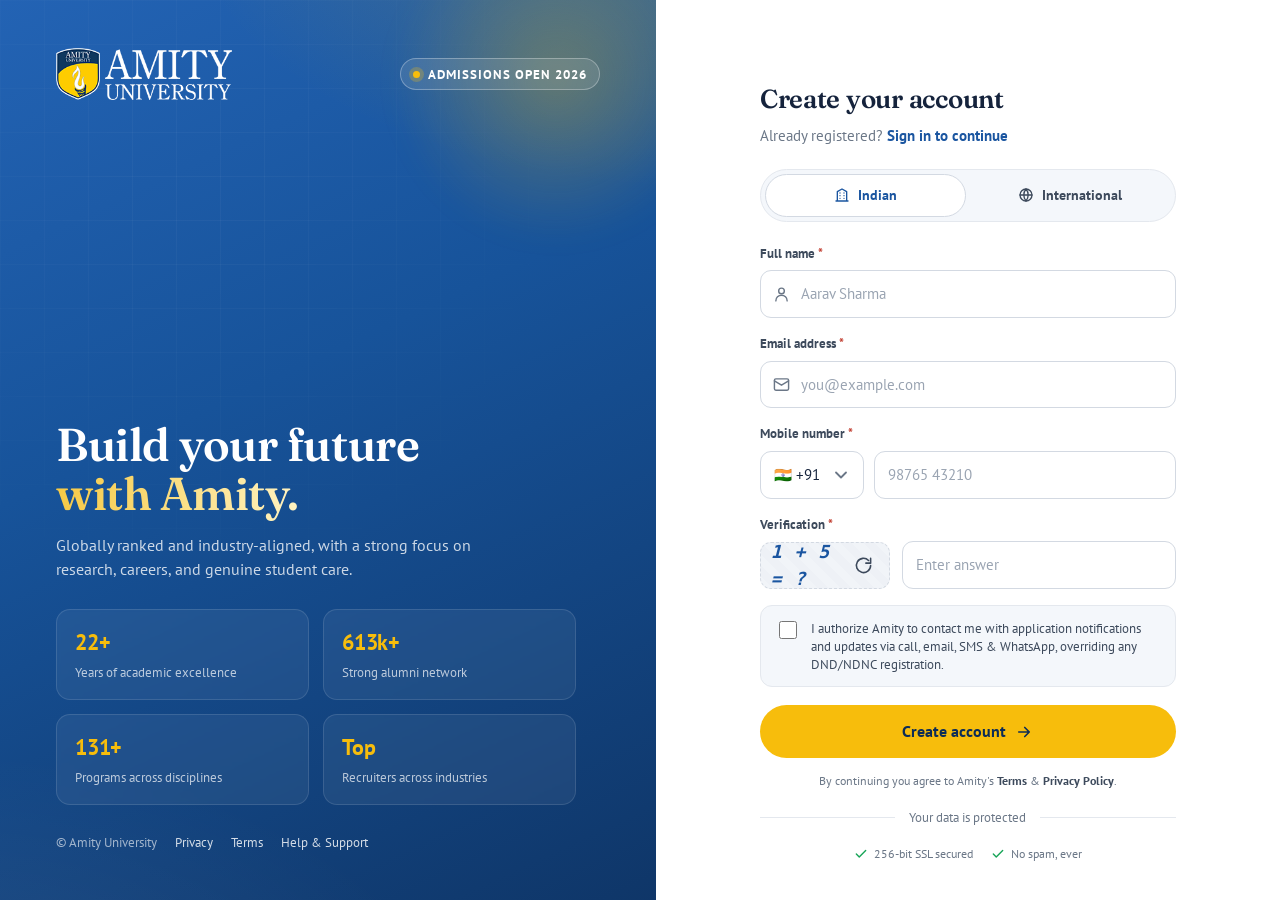
<file: admission/index.html>
<!DOCTYPE html>
<html lang="en">
<head>
  <meta charset="UTF-8" />
  <meta name="viewport" content="width=device-width, initial-scale=1.0" />
  <title>Create your account · Amity University</title>
  <meta name="description" content="Start your Amity University application. Create an account to apply to globally ranked, industry-aligned programs." />
  <link rel="preconnect" href="https://fonts.googleapis.com" />
  <link rel="preconnect" href="https://fonts.gstatic.com" crossorigin />
  <link href="https://fonts.googleapis.com/css2?family=PT+Sans:ital,wght@0,400;0,700;1,400;1,700&family=Fraunces:opsz,wght@9..144,500;9..144,600;9..144,700&display=swap" rel="stylesheet" />
  <style>
    :root {
      /* Amity palette — slightly more vibrant take on the brand navy + gold */
      --brand: #1a55a0;          /* amity navy, brighter/more saturated */
      --brand-dark: #123f7a;
      --brand-darker: #0c2c57;
      --gold: #f7bd0c;           /* amity gold, brighter */
      --gold-dark: #d99c06;
      --ink: #15233c;            /* deep navy ink */
      --ink-2: #3d4a5c;
      --muted: #6b7787;
      --line: #e4e8ee;
      --line-strong: #d3d9e2;
      --bg: #f4f7fb;
      --card: #ffffff;
      --accent: #1a55a0;        /* amity navy */
      --ok: #18a558;
      --err: #e23b3b;
      --ring: rgba(26, 85, 160, .2);
      --shadow-lg: 0 24px 60px -28px rgba(11, 31, 55, .42);
      --shadow-sm: 0 1px 2px rgba(11, 31, 55, .06), 0 8px 24px -16px rgba(11, 31, 55, .18);
      --radius: 16px;
      --radius-sm: 11px;
    }

    * { box-sizing: border-box; }
    html, body { height: 100%; }
    body {
      margin: 0;
      font-family: "PT Sans", system-ui, -apple-system, Segoe UI, Roboto, sans-serif;
      color: var(--ink);
      background: var(--bg);
      -webkit-font-smoothing: antialiased;
      line-height: 1.5;
    }

    .page {
      display: grid;
      grid-template-columns: 1.05fr 1fr;
      min-height: 100vh;
    }

    /* ---------- Brand / hero panel ---------- */
    .brand {
      position: relative;
      padding: 48px 56px;
      color: #fff;
      background:
        radial-gradient(900px 480px at 108% -10%, rgba(247,189,12,.22), transparent 58%),
        radial-gradient(1000px 600px at -10% 120%, rgba(255,255,255,.08), transparent 55%),
        linear-gradient(155deg, #2363b4 0%, #17539a 42%, #0c2c57 120%);
      display: flex;
      flex-direction: column;
      overflow: hidden;
    }
    .brand::after {
      content: "";
      position: absolute;
      inset: 0;
      background-image:
        linear-gradient(rgba(255,255,255,.04) 1px, transparent 1px),
        linear-gradient(90deg, rgba(255,255,255,.04) 1px, transparent 1px);
      background-size: 44px 44px;
      mask-image: radial-gradient(80% 70% at 30% 20%, #000, transparent 75%);
      pointer-events: none;
    }
    .brand > * { position: relative; z-index: 1; }

    .mobile-header { display: none; }
    .brand-top {
      display: flex; align-items: center; justify-content: space-between; gap: 16px;
    }
    .logo {
      display: inline-flex;
      align-items: center;
      gap: 14px;
      color: #fff;
      text-decoration: none;
    }
    .logo img { display: block; height: 52px; width: auto; }

    .hero {
      margin-top: auto;
      margin-bottom: 28px;
      max-width: 520px;
    }
    .eyebrow {
      display: inline-flex; align-items: center; gap: 8px;
      font-size: 12.5px; font-weight: 600; letter-spacing: .08em; text-transform: uppercase;
      color: #ffffff;
      background: rgba(255,255,255,.1);
      border: 1px solid rgba(255,255,255,.3);
      padding: 6px 12px; border-radius: 999px;
    }
    .eyebrow .dot { width:7px; height:7px; border-radius:50%; background:var(--gold); box-shadow:0 0 0 4px rgba(247,189,12,.25); }
    .hero h1 {
      font-family: "Fraunces", Georgia, serif;
      font-size: clamp(32px, 3.6vw, 48px);
      line-height: 1.06;
      margin: 18px 0 14px;
      font-weight: 600;
      letter-spacing: -.01em;
    }
    .hero h1 .grad {
      background: linear-gradient(90deg, #f6c945 0%, #fff3c2 50%, #f6c945 100%);
      background-size: 200% auto;
      -webkit-background-clip: text; background-clip: text; color: transparent;
      animation: shine 4.5s linear infinite;
    }
    @keyframes shine { to { background-position: 200% center; } }
    .hero p { color: rgba(255,255,255,.78); font-size: 16px; margin: 0; max-width: 460px; }

    .stats {
      display: grid; grid-template-columns: repeat(2, 1fr);
      gap: 14px; max-width: 520px;
    }
    .stat {
      background: rgba(255,255,255,.06);
      border: 1px solid rgba(255,255,255,.12);
      border-radius: 14px;
      padding: 16px 18px;
      backdrop-filter: blur(2px);
    }
    .stat b { display:block; font-size: 22px; font-weight: 800; letter-spacing: -.01em; color: var(--gold); }
    .stat span { font-size: 13px; color: rgba(255,255,255,.7); }

    .brand-foot {
      margin-top: 28px; display:flex; gap: 18px; flex-wrap: wrap;
      font-size: 13px; color: rgba(255,255,255,.6);
    }
    .brand-foot a { color: rgba(255,255,255,.82); text-decoration: none; }
    .brand-foot a:hover { text-decoration: underline; }

    /* ---------- Form panel ---------- */
    .form-wrap {
      display: flex; align-items: flex-start; justify-content: center;
      padding: 48px 24px;
      background: var(--card);
    }
    .card {
      width: 100%;
      max-width: 480px;
      background: var(--card);
      border-radius: var(--radius);
      padding: 32px 32px 28px;
    }
    .card-head { margin-bottom: 22px; }
    .card-head h2 { margin: 0 0 6px; font-family: "Fraunces", Georgia, serif; font-size: 26px; font-weight: 600; letter-spacing: -.01em; }
    .card-head p { margin: 0; color: var(--muted); font-size: 14.5px; }
    .card-head .signin { color: var(--brand); font-weight: 700; text-decoration: none; }
    .card-head .signin:hover { text-decoration: underline; }

    /* Tabs */
    .tabs {
      display: grid; grid-template-columns: 1fr 1fr;
      gap: 4px; padding: 4px;
      background: var(--bg);
      border: 1px solid var(--line);
      border-radius: 999px;
      margin-bottom: 22px;
    }
    .tab {
      appearance: none; border: 0; cursor: pointer;
      font: inherit; font-weight: 600; font-size: 14px;
      padding: 10px 12px; border-radius: 999px;
      color: var(--ink-2); background: transparent;
      display: inline-flex; align-items: center; justify-content: center; gap: 8px;
      transition: .18s ease;
    }
    .tab svg { width: 16px; height: 16px; }
    .tab[aria-selected="true"] {
      background: var(--card); color: var(--brand);
      border: 1px solid var(--line-strong);
    }

    /* Fields */
    .grid2 { display: grid; grid-template-columns: 1fr 1fr; gap: 14px; }
    .field { margin-bottom: 16px; }
    .field > label {
      display: block; font-size: 13px; font-weight: 600; color: var(--ink-2);
      margin-bottom: 7px;
    }
    .field .req { color: #c0392b; }

    .control {
      position: relative; display: flex; align-items: center;
    }
    .control .lead {
      position: absolute; left: 13px; color: var(--muted); display: grid; place-items: center;
      pointer-events: none;
    }
    .control .lead svg { width: 17px; height: 17px; }

    input, select {
      width: 100%;
      font: inherit; font-size: 14.5px; color: var(--ink);
      background: #fff;
      border: 1.5px solid var(--line-strong);
      border-radius: var(--radius-sm);
      padding: 12px 13px;
      transition: border-color .15s ease, box-shadow .15s ease, background .15s ease;
    }
    .control.with-icon input,
    .control.with-icon select { padding-left: 40px; }
    input::placeholder { color: #9aa4b2; }
    input:hover, select:hover { border-color: var(--line-strong); }
    input:focus, select:focus {
      outline: none; border-color: var(--brand);
      box-shadow: 0 0 0 4px var(--ring);
    }
    select { appearance: none; cursor: pointer;
      background-image: url("data:image/svg+xml,%3Csvg xmlns='http://www.w3.org/2000/svg' width='20' height='20' viewBox='0 0 24 24' fill='none' stroke='%236b7787' stroke-width='2.2' stroke-linecap='round' stroke-linejoin='round'%3E%3Cpolyline points='6 9 12 15 18 9'/%3E%3C/svg%3E");
      background-repeat: no-repeat; background-position: right 12px center; padding-right: 38px;
    }

    /* phone split */
    .phone { display: grid; grid-template-columns: 104px 1fr; gap: 10px; }
    .phone select { padding-left: 13px; }

    .pw-toggle {
      position: absolute; right: 8px; top: 50%; transform: translateY(-50%);
      border: 0; background: transparent; cursor: pointer; color: var(--muted);
      padding: 6px; border-radius: 8px; display: grid; place-items: center;
    }
    .pw-toggle:hover { background: var(--bg); color: var(--ink); }
    .pw-toggle svg { width: 18px; height: 18px; }

    .hint { font-size: 12px; color: var(--muted); margin-top: 6px; }

    /* Captcha */
    .captcha { display: grid; grid-template-columns: 130px 1fr; gap: 12px; align-items: end; }
    .captcha-box {
      display: flex; align-items: center; justify-content: center; gap: 6px;
      background: repeating-linear-gradient(45deg, #f1f4f8 0 8px, #eef1f6 8px 16px);
      border: 1.5px dashed var(--line-strong); border-radius: var(--radius-sm);
      padding: 0 10px; height: 47px;
    }
    .captcha-code {
      font-family: ui-monospace, SFMono-Regular, Menlo, monospace;
      font-size: 18px; font-weight: 700; letter-spacing: 1px;
      color: var(--accent); user-select: none; font-style: italic;
    }
    .icon-btn {
      border: 1.5px solid var(--line-strong); background: #fff; cursor: pointer;
      border-radius: 10px; width: 47px; height: 47px; display: grid; place-items: center; color: var(--ink-2);
      transition: .15s ease;
    }
    .icon-btn:hover { border-color: var(--brand); color: var(--brand); }
    .icon-btn svg { width: 19px; height: 19px; }

    /* Consent */
    .consent {
      display: flex; gap: 11px; align-items: flex-start;
      background: var(--bg); border: 1px solid var(--line);
      padding: 13px 14px; border-radius: 12px; margin: 4px 0 18px;
    }
    .consent input { width: 18px; height: 18px; margin-top: 2px; accent-color: var(--brand); flex: 0 0 auto; }
    .consent label { font-size: 12.5px; color: var(--ink-2); line-height: 1.45; }

    /* Submit */
    .btn {
      width: 100%; cursor: pointer; font: inherit; font-weight: 800; font-size: 15.5px;
      color: var(--brand-darker); border: 0; border-radius: 999px; padding: 15px;
      background: var(--gold);
      display: inline-flex; align-items: center; justify-content: center; gap: 9px;
      transition: background .15s ease;
    }
    .btn:hover { background: var(--gold-dark); }
    .btn:active { background: var(--gold-dark); }
    .btn svg { width: 18px; height: 18px; }

    .legal { text-align: center; font-size: 12px; color: var(--muted); margin-top: 14px; }
    .legal a { color: var(--ink-2); text-decoration: none; font-weight: 600; }
    .legal a:hover { text-decoration: underline; }

    .divider { display:flex; align-items:center; gap:14px; margin: 18px 0; color: var(--muted); font-size: 12.5px; }
    .divider::before, .divider::after { content:""; height:1px; flex:1; background: var(--line); }

    .trust { display:flex; justify-content:center; gap:18px; flex-wrap:wrap; font-size:12px; color:var(--muted); }
    .trust span { display:inline-flex; align-items:center; gap:6px; }
    .trust svg { width:14px; height:14px; color: var(--ok); }

    .err-text { color: var(--err); font-size: 12px; margin-top: 6px; display: none; }
    .field.invalid input, .field.invalid select { border-color: var(--err); box-shadow: 0 0 0 4px rgba(226,59,59,.12); }
    .field.invalid .err-text { display: block; }
    .field.invalid input { animation: shake .4s ease; }

    /* ===================== Motion ===================== */
    @keyframes fadeUp { from { opacity: 0; transform: translateY(20px); } to { opacity: 1; transform: none; } }
    @keyframes fadeIn { from { opacity: 0; } to { opacity: 1; } }
    @keyframes fadeDown { from { opacity: 0; transform: translateY(-12px); } to { opacity: 1; transform: none; } }
    @keyframes floatOrb { 0%,100% { transform: translate(0,0) scale(1); } 50% { transform: translate(22px,-26px) scale(1.08); } }
    @keyframes pulseDot {
      0% { box-shadow: 0 0 0 0 rgba(247,189,12,.6); }
      70% { box-shadow: 0 0 0 9px rgba(247,189,12,0); }
      100% { box-shadow: 0 0 0 0 rgba(247,189,12,0); }
    }
    @keyframes shake { 10%,90%{transform:translateX(-2px)} 30%,70%{transform:translateX(4px)} 50%{transform:translateX(-5px)} }

    /* Ambient floating glow in the hero */
    .brand::before {
      content: ""; position: absolute; z-index: 0;
      width: 340px; height: 340px; border-radius: 50%;
      top: -90px; right: -70px;
      background: radial-gradient(circle, rgba(247,189,12,.28), transparent 68%);
      filter: blur(14px);
      animation: floatOrb 11s ease-in-out infinite;
      pointer-events: none;
    }

    /* Entrance — brand panel */
    .brand-top { animation: fadeDown .65s .05s both; }
    .hero h1 { animation: fadeUp .75s .15s both; }
    .hero p  { animation: fadeUp .75s .3s both; }
    .stat { animation: fadeUp .6s both; }
    .stats .stat:nth-child(1) { animation-delay: .35s; }
    .stats .stat:nth-child(2) { animation-delay: .45s; }
    .stats .stat:nth-child(3) { animation-delay: .55s; }
    .stats .stat:nth-child(4) { animation-delay: .65s; }
    .brand-foot { animation: fadeIn 1s .85s both; }
    .eyebrow .dot { animation: pulseDot 2.4s ease-out infinite; }

    /* Entrance — form: card lifts in, children fade in staggered */
    .card { animation: fadeUp .7s .15s both; }
    .card > * { animation: fadeIn .5s both; }
    .card > *:nth-child(1) { animation-delay: .28s; }
    .card > *:nth-child(2) { animation-delay: .36s; }
    .card > *:nth-child(3) { animation-delay: .44s; }
    .card > *:nth-child(4) { animation-delay: .50s; }
    .card > *:nth-child(5) { animation-delay: .56s; }
    .card > *:nth-child(6) { animation-delay: .62s; }
    .card > *:nth-child(7) { animation-delay: .68s; }
    .card > *:nth-child(n+8) { animation-delay: .74s; }

    /* Hover micro-interactions */
    .stat { transition: transform .28s cubic-bezier(.2,.7,.2,1), background .28s ease, border-color .28s ease; }
    .stat:hover { transform: translateY(-5px); background: rgba(255,255,255,.11); border-color: rgba(247,189,12,.45); }
    .logo img { transition: transform .3s ease; }
    .logo:hover img { transform: scale(1.04) rotate(-1deg); }
    .btn svg { transition: transform .25s ease; }
    .btn:hover svg { transform: translateX(4px); }
    .btn:active { transform: translateY(1px); }
    .control { transition: transform .2s ease; }
    .field:focus-within .control { transform: translateY(-2px); }
    .control .lead { transition: color .2s ease, transform .2s ease; }
    .field:focus-within .lead { color: var(--brand); transform: scale(1.12); }
    .field > label { transition: color .2s ease; }
    .field:focus-within > label { color: var(--brand); }
    #refreshCaptcha svg { transition: transform .5s cubic-bezier(.3,.8,.3,1); }
    #refreshCaptcha:active svg { transform: rotate(-360deg); }
    .signin, .legal a, .brand-foot a { transition: color .18s ease; }

    @media (prefers-reduced-motion: reduce) {
      *, *::before, *::after { animation: none !important; transition: none !important; }
    }

    /* Responsive */
    /* Laptop / desktop: lock to viewport, scroll only the form panel */
    @media (min-width: 981px) {
      body { overflow: hidden; }
      .page { height: 100vh; }
      .brand { height: 100vh; overflow-y: auto; }
      .form-wrap {
        height: 100vh; overflow-y: auto;
        scrollbar-width: thin;
        scrollbar-color: var(--line-strong) transparent;
      }
      .form-wrap::-webkit-scrollbar { width: 9px; }
      .form-wrap::-webkit-scrollbar-thumb { background: var(--line-strong); border-radius: 10px; }
      .form-wrap::-webkit-scrollbar-track { background: transparent; }
    }

    @media (max-width: 980px) {
      .page { grid-template-columns: 1fr; }
      .brand { padding: 32px 28px 28px; }
      .hero { margin-top: 26px; }
      .stats { grid-template-columns: repeat(4, 1fr); }
      .brand-foot { display: none; }

      /* Compact sticky header — slides in on scroll / when the form is active */
      .mobile-header {
        display: flex; align-items: center; gap: 10px;
        position: fixed; top: 0; left: 0; right: 0; z-index: 60;
        padding: 10px 16px;
        background: linear-gradient(155deg, #2363b4 0%, #17539a 80%);
        box-shadow: 0 6px 18px rgba(11,31,55,.28);
        transform: translateY(-100%);
        transition: transform .35s cubic-bezier(.2,.7,.2,1);
      }
      .mobile-header.show { transform: translateY(0); }
      .mobile-header img { height: 34px; width: auto; display: block; }
      .mh-back {
        flex: 0 0 auto; border: 0; cursor: pointer;
        width: 34px; height: 34px; border-radius: 9px;
        display: none; place-items: center;
        background: rgba(255,255,255,.14); color: #fff;
      }
      .mh-back svg { width: 20px; height: 20px; }
      /* the back button only appears in full-screen form mode */
      .page.form-active .mh-back { display: grid; }

      /* Full-screen form: collapse the hero, let the form own the viewport */
      .page.form-active .brand { display: none; }
      .page.form-active .form-wrap { min-height: 100vh; padding-top: 70px; }
    }
    @media (max-width: 620px) {
      .form-wrap { padding: 22px 16px 30px; }
      .card { padding: 24px 20px; border-radius: 14px; }
      .grid2 { grid-template-columns: 1fr; }

      /* --- Compact header so the form reaches the screen sooner --- */
      .brand { padding: 18px 18px 22px; }
      .logo img { height: 40px; }
      .logo-sub { display: none; }
      .hero { margin-top: 18px; margin-bottom: 18px; }
      .eyebrow { font-size: 11px; padding: 5px 10px; }
      .hero h1 { font-size: 27px; margin: 12px 0 8px; }
      .hero p { font-size: 14px; }

      /* --- Stats become a peeking, swipeable carousel --- */
      .stats {
        display: flex;
        grid-template-columns: none;
        gap: 12px;
        overflow-x: auto;
        scroll-snap-type: x mandatory;
        -webkit-overflow-scrolling: touch;
        scrollbar-width: none;
        /* bleed to the right edge so the peeking card sits at the screen edge */
        margin-right: -18px;
        padding-right: 18px;
        scroll-padding-left: 0;
      }
      .stats::-webkit-scrollbar { display: none; }
      .stat {
        flex: 0 0 43%;          /* 2 full cards + a peek of the 3rd */
        scroll-snap-align: start;
        cursor: pointer;
      }
      .stat b { font-size: 20px; }
    }
  </style>
</head>
<body>
  <main class="page">
    <!-- Compact sticky header (mobile only) -->
    <header class="mobile-header" aria-hidden="true">
      <button class="mh-back" type="button" aria-label="Back to overview">
        <svg viewBox="0 0 24 24" fill="none" stroke="currentColor" stroke-width="2.2" stroke-linecap="round" stroke-linejoin="round"><path d="m15 18-6-6 6-6"/></svg>
      </button>
      <img src="assets/logo.png" alt="Amity University" />
    </header>

    <!-- Brand panel -->
    <section class="brand">
      <div class="brand-top">
        <a class="logo" href="#" aria-label="Amity University home">
          <img src="assets/logo.png" alt="Amity University" height="52" />
        </a>
        <span class="eyebrow"><span class="dot"></span> Admissions Open 2026</span>
      </div>

      <div class="hero">
        <h1>Build your future <br><span class="grad">with Amity.</span></h1>
        <p>Globally ranked and industry-aligned, with a strong focus on research, careers, and genuine student care.</p>
      </div>

      <div class="stats">
        <div class="stat"><b>25+</b><span>Years of academic excellence</span></div>
        <div class="stat"><b>700k+</b><span>Strong alumni network</span></div>
        <div class="stat"><b>150+</b><span>Programs across disciplines</span></div>
        <div class="stat"><b>Top</b><span>Recruiters across industries</span></div>
      </div>

      <div class="brand-foot">
        <span>© Amity University</span>
        <a href="#">Privacy</a>
        <a href="#">Terms</a>
        <a href="#">Help &amp; Support</a>
      </div>
    </section>

    <!-- Form panel -->
    <section class="form-wrap">
      <form class="card" id="signup" novalidate>
        <div class="card-head">
          <h2>Create your account</h2>
          <p>Already registered? <a class="signin" href="#">Sign in to continue</a></p>
        </div>

        <!-- Applicant type tabs -->
        <div class="tabs" role="tablist" aria-label="Applicant type">
          <button type="button" class="tab" role="tab" aria-selected="true" data-tab="indian">
            <svg viewBox="0 0 24 24" fill="none" stroke="currentColor" stroke-width="2" stroke-linecap="round" stroke-linejoin="round"><path d="M3 21h18M5 21V7l7-4 7 4v14M9 9h.01M15 9h.01M9 13h.01M15 13h.01M9 17h.01M15 17h.01"/></svg>
            Indian
          </button>
          <button type="button" class="tab" role="tab" aria-selected="false" data-tab="international">
            <svg viewBox="0 0 24 24" fill="none" stroke="currentColor" stroke-width="2" stroke-linecap="round" stroke-linejoin="round"><circle cx="12" cy="12" r="9"/><path d="M3 12h18M12 3a14 14 0 0 1 0 18M12 3a14 14 0 0 0 0 18"/></svg>
            International
          </button>
        </div>

        <!-- Full name -->
        <div class="field">
          <label for="fullname">Full name <span class="req">*</span></label>
          <div class="control with-icon">
            <span class="lead"><svg viewBox="0 0 24 24" fill="none" stroke="currentColor" stroke-width="2" stroke-linecap="round" stroke-linejoin="round"><path d="M20 21a8 8 0 0 0-16 0"/><circle cx="12" cy="7" r="4"/></svg></span>
            <input id="fullname" name="fullname" type="text" placeholder="Aarav Sharma" autocomplete="name" required />
          </div>
          <div class="err-text">Please enter your full name.</div>
        </div>

        <!-- Email -->
        <div class="field">
          <label for="email">Email address <span class="req">*</span></label>
          <div class="control with-icon">
            <span class="lead"><svg viewBox="0 0 24 24" fill="none" stroke="currentColor" stroke-width="2" stroke-linecap="round" stroke-linejoin="round"><rect x="2" y="4" width="20" height="16" rx="2"/><path d="m2 7 10 6 10-6"/></svg></span>
            <input id="email" name="email" type="email" placeholder="you@example.com" autocomplete="email" required />
          </div>
          <div class="err-text">Enter a valid email address.</div>
        </div>

        <!-- Phone -->
        <div class="field">
          <label for="phone">Mobile number <span class="req">*</span></label>
          <div class="phone">
            <select id="code" name="code" aria-label="Country code">
              <option value="+91" selected>🇮🇳 +91</option>
              <option value="+1">🇺🇸 +1</option>
              <option value="+44">🇬🇧 +44</option>
              <option value="+971">🇦🇪 +971</option>
              <option value="+977">🇳🇵 +977</option>
              <option value="+880">🇧🇩 +880</option>
              <option value="+61">🇦🇺 +61</option>
            </select>
            <div class="control">
              <input id="phone" name="phone" type="tel" inputmode="numeric" placeholder="98765 43210" autocomplete="tel" required />
            </div>
          </div>
          <div class="err-text">Enter a valid mobile number.</div>
        </div>

        <!-- Captcha (math) -->
        <div class="field">
          <label for="captcha">Verification <span class="req">*</span></label>
          <div class="captcha">
            <div class="captcha-box">
              <span class="captcha-code" id="captchaCode">2 + 9 = ?</span>
              <button type="button" class="icon-btn" id="refreshCaptcha" aria-label="Refresh question" title="New question" style="border:0;width:auto;height:auto;background:transparent">
                <svg viewBox="0 0 24 24" fill="none" stroke="currentColor" stroke-width="2" stroke-linecap="round" stroke-linejoin="round"><path d="M21 12a9 9 0 1 1-2.6-6.4M21 3v6h-6"/></svg>
              </button>
            </div>
            <div class="control">
              <input id="captcha" name="captcha" type="text" inputmode="numeric" placeholder="Enter answer" autocomplete="off" required />
            </div>
          </div>
          <div class="err-text">Incorrect answer. Please try again.</div>
        </div>

        <!-- Consent -->
        <div class="consent">
          <input id="consent" name="consent" type="checkbox" required />
          <label for="consent">I authorize Amity to contact me with application notifications and updates via call, email, SMS &amp; WhatsApp, overriding any DND/NDNC registration.</label>
        </div>

        <button class="btn" type="submit">
          Create account
          <svg viewBox="0 0 24 24" fill="none" stroke="currentColor" stroke-width="2.2" stroke-linecap="round" stroke-linejoin="round"><path d="M5 12h14M13 6l6 6-6 6"/></svg>
        </button>

        <p class="legal">By continuing you agree to Amity's <a href="#">Terms</a> &amp; <a href="#">Privacy Policy</a>.</p>

        <div class="divider">Your data is protected</div>
        <div class="trust">
          <span><svg viewBox="0 0 24 24" fill="none" stroke="currentColor" stroke-width="2.4" stroke-linecap="round" stroke-linejoin="round"><path d="M20 6 9 17l-5-5"/></svg> 256-bit SSL secured</span>
          <span><svg viewBox="0 0 24 24" fill="none" stroke="currentColor" stroke-width="2.4" stroke-linecap="round" stroke-linejoin="round"><path d="M20 6 9 17l-5-5"/></svg> No spam, ever</span>
        </div>
      </form>
    </section>
  </main>

  <script>
    // Tab switching (Indian / International) — sets the default dialing code
    const tabs = document.querySelectorAll('.tab');
    const codeSelect = document.getElementById('code');
    tabs.forEach(tab => {
      tab.addEventListener('click', () => {
        tabs.forEach(t => t.setAttribute('aria-selected', 'false'));
        tab.setAttribute('aria-selected', 'true');
        codeSelect.value = tab.dataset.tab === 'international' ? '+1' : '+91';
      });
    });

    // Playful count-up on the stat numbers (e.g. 0 → 700k+)
    function countUp(el) {
      const m = el.textContent.trim().match(/^(\d+)(\D*)$/);
      if (!m) return;                       // skip non-numeric like "Top"
      const target = parseInt(m[1], 10), suffix = m[2], dur = 1200;
      let start = null;
      function tick(now) {
        if (start === null) start = now;
        const t = Math.min(1, (now - start) / dur);
        const eased = 1 - Math.pow(1 - t, 3);
        el.textContent = Math.round(target * eased) + suffix;
        if (t < 1) requestAnimationFrame(tick); else el.textContent = target + suffix;
      }
      requestAnimationFrame(tick);
    }
    const reduceMotion = window.matchMedia('(prefers-reduced-motion: reduce)').matches;
    if (!reduceMotion) {
      setTimeout(() => document.querySelectorAll('.stat b').forEach(countUp), 450);
    }

    // Mobile: focusing the form (or scrolling to it) gives the form the full screen
    const page = document.querySelector('.page');
    const mh = document.querySelector('.mobile-header');
    const isMobile = () => window.matchMedia('(max-width: 980px)').matches;

    function activateForm() {
      if (!isMobile() || page.classList.contains('form-active')) return;
      page.classList.add('form-active');
      mh.classList.add('show');
      mh.setAttribute('aria-hidden', 'false');
    }
    function deactivateForm() {
      page.classList.remove('form-active');
      mh.classList.remove('show');
      mh.setAttribute('aria-hidden', 'true');
      window.scrollTo({ top: 0, behavior: 'smooth' });
    }

    // Any form field focus → full-screen form
    document.querySelectorAll('.card input, .card select').forEach(el => {
      el.addEventListener('focus', activateForm);
    });
    // Back button restores the overview
    mh.querySelector('.mh-back').addEventListener('click', deactivateForm);

    // Reveal the compact logo header once the user scrolls past the hero
    window.addEventListener('scroll', () => {
      if (!isMobile() || page.classList.contains('form-active')) return;
      mh.classList.toggle('show', window.scrollY > 140);
    }, { passive: true });

    // Stats carousel (mobile): auto-slide, swipe, and tap-to-advance
    const stats = document.querySelector('.stats');
    const isCarousel = () => window.matchMedia('(max-width: 620px)').matches;
    function cardStart(card) { return card.offsetLeft - stats.offsetLeft; }
    function currentIndex() {
      const cards = [...stats.children];
      const sl = stats.scrollLeft;
      let best = 0, bestD = Infinity;
      cards.forEach((c, i) => { const d = Math.abs(cardStart(c) - sl); if (d < bestD) { bestD = d; best = i; } });
      return best;
    }
    function slideTo(i) {
      const cards = stats.children;
      i = Math.max(0, Math.min(i, cards.length - 1));
      stats.scrollTo({ left: cardStart(cards[i]), behavior: 'smooth' });
    }
    function advance() {
      if (!isCarousel()) return;
      const cards = stats.children;
      let i = currentIndex() + 1;
      // loop back once the last card is fully in view (2 cards visible)
      if (i > cards.length - 2) i = 0;
      slideTo(i);
    }
    let autoTimer = setInterval(advance, 2800);
    function pauseAuto() {
      clearInterval(autoTimer);
      clearTimeout(pauseAuto._t);
      pauseAuto._t = setTimeout(() => { autoTimer = setInterval(advance, 2800); }, 6000);
    }
    // tap a card to slide it into view manually
    stats.addEventListener('click', (e) => {
      if (!isCarousel()) return;
      const card = e.target.closest('.stat');
      if (!card) return;
      slideTo([...stats.children].indexOf(card));
      pauseAuto();
    });
    // pause auto-slide while the user is swiping
    stats.addEventListener('pointerdown', pauseAuto);
    stats.addEventListener('touchstart', pauseAuto, { passive: true });

    // Math captcha (e.g. "2 + 9 = ?") + refresh
    const codeEl = document.getElementById('captchaCode');
    let captchaAnswer = 11;
    function genCaptcha() {
      const a = 1 + Math.floor(Math.random() * 9);
      const b = 1 + Math.floor(Math.random() * 9);
      captchaAnswer = a + b;
      codeEl.textContent = a + ' + ' + b + ' = ?';
    }
    document.getElementById('refreshCaptcha').addEventListener('click', genCaptcha);
    genCaptcha();

    // Lightweight validation
    const form = document.getElementById('signup');
    function setInvalid(input, bad) {
      input.closest('.field').classList.toggle('invalid', bad);
    }
    form.addEventListener('submit', (e) => {
      e.preventDefault();
      let ok = true;
      const checks = [
        ['fullname', v => v.trim().length > 1],
        ['email', v => /^[^\s@]+@[^\s@]+\.[^\s@]+$/.test(v)],
        ['phone', v => v.replace(/\D/g, '').length >= 7],
        ['captcha', v => parseInt(v.trim(), 10) === captchaAnswer],
      ];
      checks.forEach(([id, test]) => {
        const el = document.getElementById(id);
        const bad = !test(el.value);
        setInvalid(el, bad);
        if (bad) ok = false;
      });
      const consent = document.getElementById('consent');
      if (!consent.checked) { ok = false; consent.focus(); }

      if (ok) {
        const btn = form.querySelector('.btn');
        btn.textContent = 'Signing you up…';
        btn.disabled = true;
        setTimeout(() => { btn.textContent = '✓ Account created'; }, 900);
      }
    });
  </script>
</body>
</html>
</file>
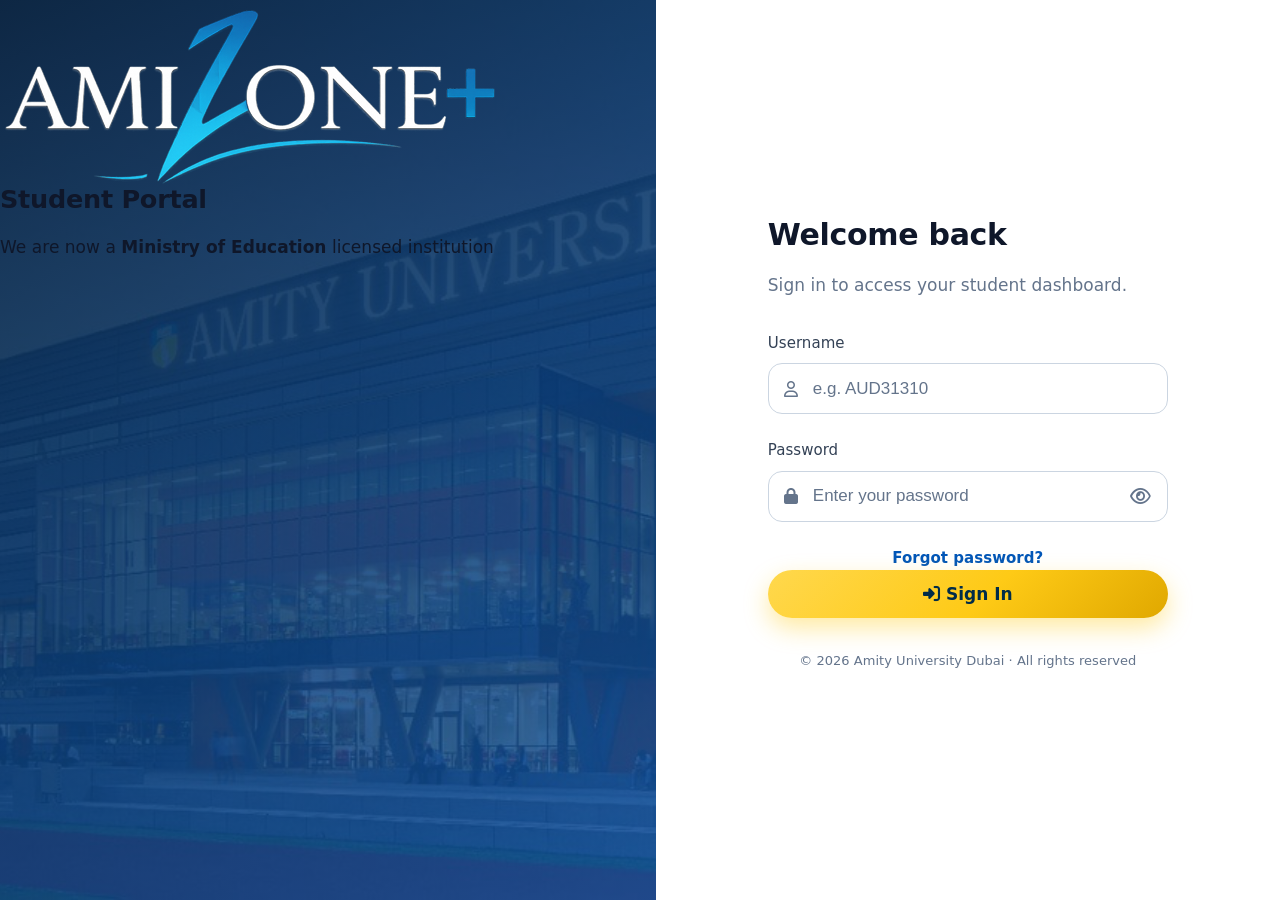
<file: login-a.html>
<!DOCTYPE html>
<html lang="en">
<head>
    <meta charset="utf-8" />
    <meta name="viewport" content="width=device-width, initial-scale=1, viewport-fit=cover" />
    <meta name="theme-color" content="#06223f" />
    <title>Sign In · Amity University Dubai — Student Portal</title>

    <link rel="icon" href="assets/img/favicon.ico" />
    <link rel="preconnect" href="https://fonts.googleapis.com" />
    <link rel="preconnect" href="https://fonts.gstatic.com" crossorigin />
    <link href="https://fonts.googleapis.com/css2?family=Poppins:wght@300;400;500;600;700&display=swap" rel="stylesheet" />
    <link rel="stylesheet" href="https://cdnjs.cloudflare.com/ajax/libs/font-awesome/6.5.1/css/all.min.css" />
    <link rel="stylesheet" href="assets/css/theme.css" />
    <link rel="stylesheet" href="assets/css/login.css" />
    <link rel="stylesheet" href="assets/css/bg-campus.css" />
</head>
<body>
    <main class="login">
        <!-- Brand panel -->
        <section class="login__brand">
            <span class="orb"></span><span class="orb"></span><span class="orb"></span>
            <img class="login__brand-logo" src="assets/img/amity-dubai-logo.png" alt="Amity University Dubai" />
            <h1>Student Portal</h1>
            <p class="login__tagline">
                We are now a <strong>Ministry of Education</strong> licensed institution
            </p>
        </section>

        <!-- Form panel -->
        <section class="login__form-wrap">
            <div class="login__card">
                <h2>Welcome back</h2>
                <p class="sub">Sign in to access your student dashboard.</p>

                <!-- Error / status placeholder (shown by JS / API later) -->
                <div id="loginAlert" class="alert alert-danger hide" role="alert"></div>

                <form id="loginForm" novalidate>
                    <div class="field">
                        <label for="UserId">Username</label>
                        <div class="input-wrap">
                            <i class="fa-regular fa-user lead"></i>
                            <input class="input" id="UserId" name="UserId" type="text"
                                   inputmode="text" autocomplete="username"
                                   placeholder="e.g. AUD31310" required />
                        </div>
                    </div>

                    <div class="field">
                        <label for="Password">Password</label>
                        <div class="input-wrap">
                            <i class="fa-solid fa-lock lead"></i>
                            <input class="input" id="Password" name="Password" type="password"
                                   autocomplete="current-password" placeholder="Enter your password" required />
                            <button type="button" class="input-toggle" id="pwToggle"
                                    aria-label="Show password">
                                <i class="fa-regular fa-eye" id="pwToggleIcon"></i>
                            </button>
                        </div>
                    </div>

                    <div class="login__row">
                        <a href="#" id="forgotLink">Forgot password?</a>
                    </div>

                    <button type="submit" class="btn btn-primary" id="loginBtn">
                        <span id="loginBtnText"><i class="fa-solid fa-right-to-bracket"></i> Sign In</span>
                    </button>
                </form>

                <p class="login__footer">
                    © <span id="year"></span> Amity University Dubai · All rights reserved
                </p>
            </div>
        </section>
    </main>

    <!-- Forgot-password modal -->
    <div class="modal" id="forgotModal" role="dialog" aria-modal="true" aria-labelledby="forgotTitle">
        <div class="modal__overlay" data-close></div>
        <div class="modal__box">
            <button class="modal__close" data-close aria-label="Close">&times;</button>
            <h3 id="forgotTitle">Reset password</h3>
            <p class="muted" style="font-size:var(--fs-sm);margin-bottom:var(--sp-5)">
                Enter your registered email and we'll send you a recovery link.
            </p>
            <div id="forgotAlert" class="alert hide"></div>
            <div class="field">
                <label for="forgotEmail">Email address</label>
                <div class="input-wrap">
                    <i class="fa-regular fa-envelope lead"></i>
                    <input class="input" id="forgotEmail" type="email" placeholder="you@example.com" />
                </div>
            </div>
            <button class="btn btn-primary" id="forgotSend">
                <span><i class="fa-regular fa-paper-plane"></i> Send link</span>
            </button>
        </div>
    </div>

    <script src="assets/js/login.js"></script>
</body>
</html>
</file>
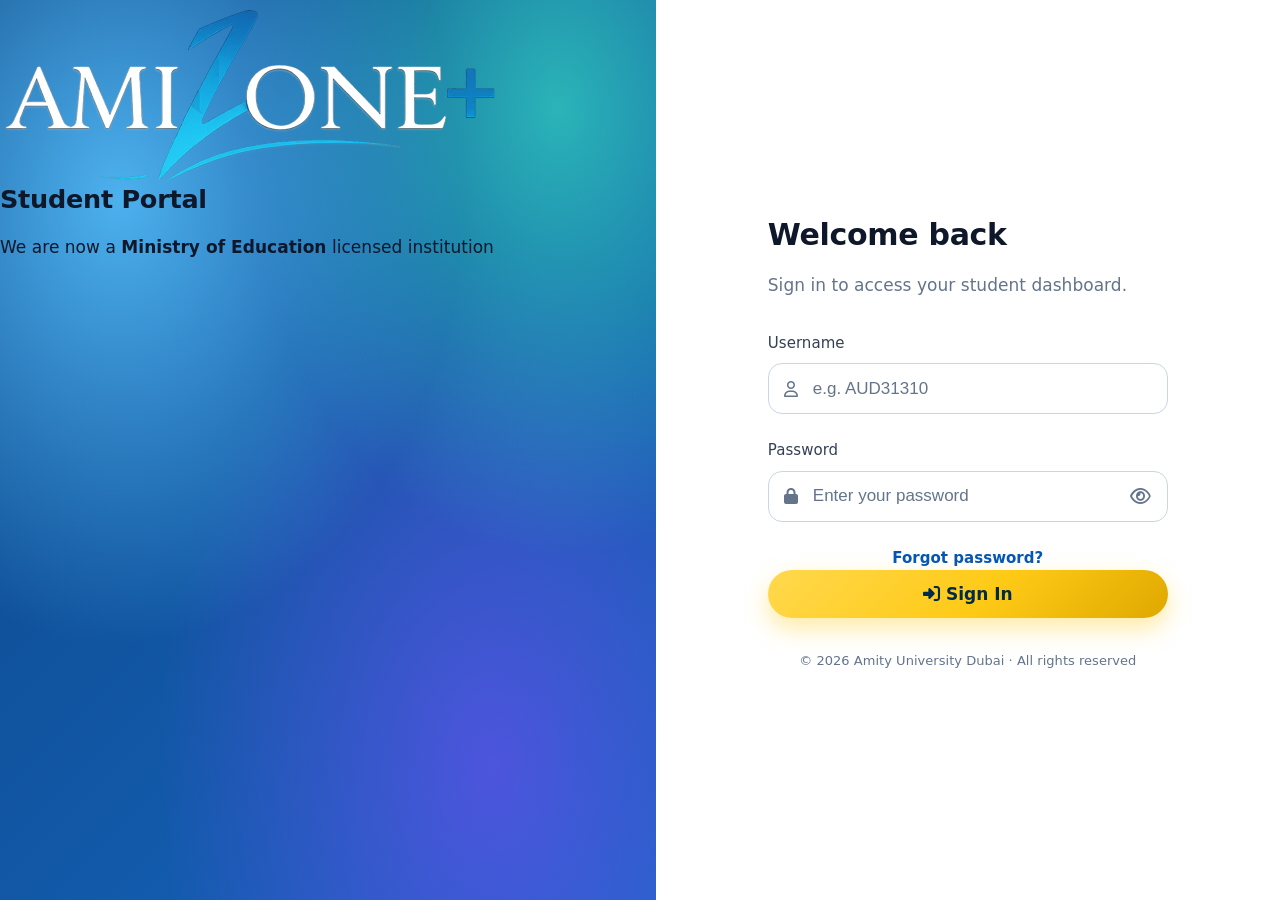
<file: login-b.html>
<!DOCTYPE html>
<html lang="en">
<head>
    <meta charset="utf-8" />
    <meta name="viewport" content="width=device-width, initial-scale=1, viewport-fit=cover" />
    <meta name="theme-color" content="#06223f" />
    <title>Sign In · Amity University Dubai — Student Portal</title>

    <link rel="icon" href="assets/img/favicon.ico" />
    <link rel="preconnect" href="https://fonts.googleapis.com" />
    <link rel="preconnect" href="https://fonts.gstatic.com" crossorigin />
    <link href="https://fonts.googleapis.com/css2?family=Poppins:wght@300;400;500;600;700&display=swap" rel="stylesheet" />
    <link rel="stylesheet" href="https://cdnjs.cloudflare.com/ajax/libs/font-awesome/6.5.1/css/all.min.css" />
    <link rel="stylesheet" href="assets/css/theme.css" />
    <link rel="stylesheet" href="assets/css/login.css" />
    <link rel="stylesheet" href="assets/css/bg-mesh.css" />
</head>
<body>
    <main class="login">
        <!-- Brand panel -->
        <section class="login__brand">
            <span class="orb"></span><span class="orb"></span><span class="orb"></span>
            <img class="login__brand-logo" src="assets/img/amity-dubai-logo.png" alt="Amity University Dubai" />
            <h1>Student Portal</h1>
            <p class="login__tagline">
                We are now a <strong>Ministry of Education</strong> licensed institution
            </p>
        </section>

        <!-- Form panel -->
        <section class="login__form-wrap">
            <div class="login__card">
                <h2>Welcome back</h2>
                <p class="sub">Sign in to access your student dashboard.</p>

                <!-- Error / status placeholder (shown by JS / API later) -->
                <div id="loginAlert" class="alert alert-danger hide" role="alert"></div>

                <form id="loginForm" novalidate>
                    <div class="field">
                        <label for="UserId">Username</label>
                        <div class="input-wrap">
                            <i class="fa-regular fa-user lead"></i>
                            <input class="input" id="UserId" name="UserId" type="text"
                                   inputmode="text" autocomplete="username"
                                   placeholder="e.g. AUD31310" required />
                        </div>
                    </div>

                    <div class="field">
                        <label for="Password">Password</label>
                        <div class="input-wrap">
                            <i class="fa-solid fa-lock lead"></i>
                            <input class="input" id="Password" name="Password" type="password"
                                   autocomplete="current-password" placeholder="Enter your password" required />
                            <button type="button" class="input-toggle" id="pwToggle"
                                    aria-label="Show password">
                                <i class="fa-regular fa-eye" id="pwToggleIcon"></i>
                            </button>
                        </div>
                    </div>

                    <div class="login__row">
                        <a href="#" id="forgotLink">Forgot password?</a>
                    </div>

                    <button type="submit" class="btn btn-primary" id="loginBtn">
                        <span id="loginBtnText"><i class="fa-solid fa-right-to-bracket"></i> Sign In</span>
                    </button>
                </form>

                <p class="login__footer">
                    © <span id="year"></span> Amity University Dubai · All rights reserved
                </p>
            </div>
        </section>
    </main>

    <!-- Forgot-password modal -->
    <div class="modal" id="forgotModal" role="dialog" aria-modal="true" aria-labelledby="forgotTitle">
        <div class="modal__overlay" data-close></div>
        <div class="modal__box">
            <button class="modal__close" data-close aria-label="Close">&times;</button>
            <h3 id="forgotTitle">Reset password</h3>
            <p class="muted" style="font-size:var(--fs-sm);margin-bottom:var(--sp-5)">
                Enter your registered email and we'll send you a recovery link.
            </p>
            <div id="forgotAlert" class="alert hide"></div>
            <div class="field">
                <label for="forgotEmail">Email address</label>
                <div class="input-wrap">
                    <i class="fa-regular fa-envelope lead"></i>
                    <input class="input" id="forgotEmail" type="email" placeholder="you@example.com" />
                </div>
            </div>
            <button class="btn btn-primary" id="forgotSend">
                <span><i class="fa-regular fa-paper-plane"></i> Send link</span>
            </button>
        </div>
    </div>

    <script src="assets/js/login.js"></script>
</body>
</html>
</file>
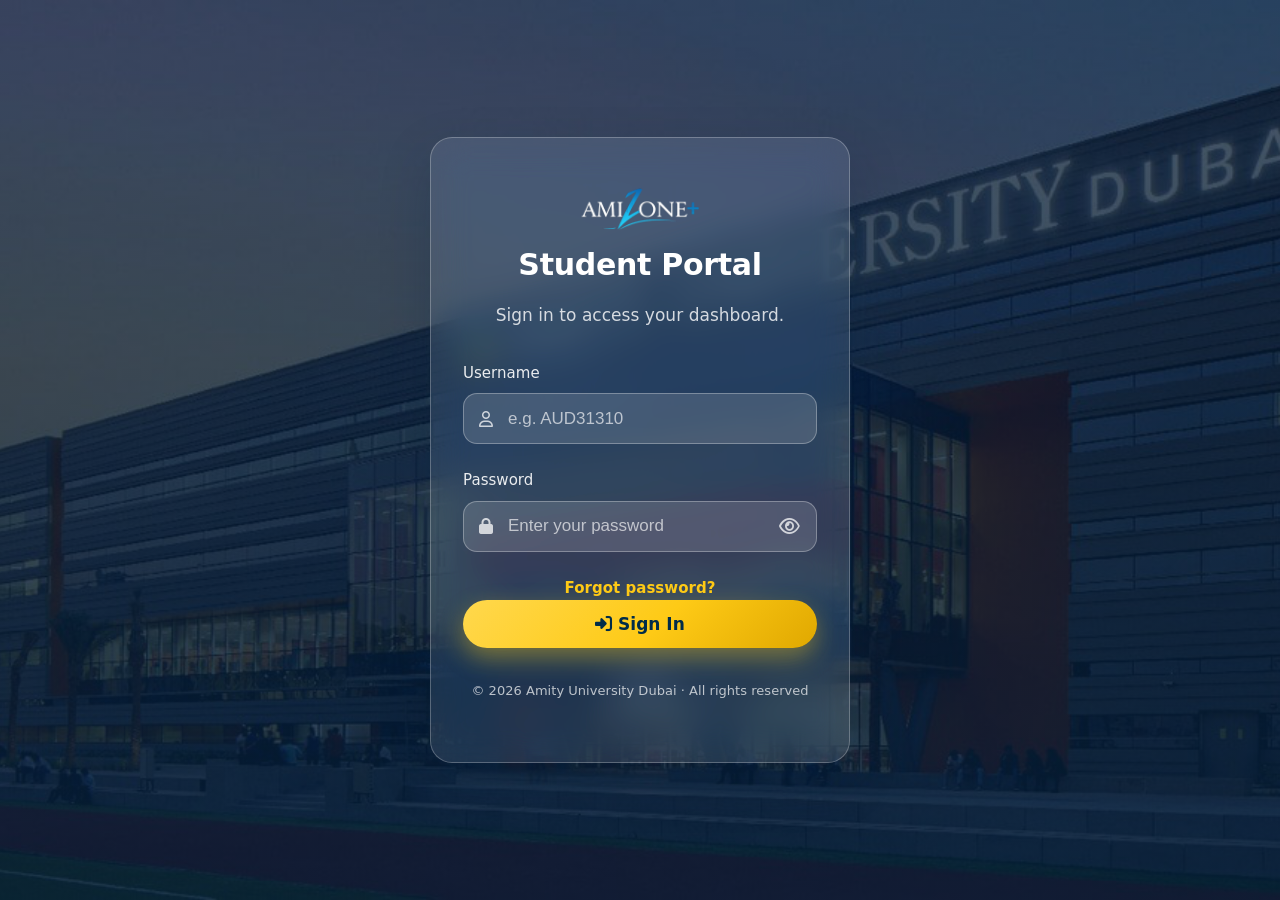
<file: login-c.html>
<!DOCTYPE html>
<html lang="en">
<head>
    <meta charset="utf-8" />
    <meta name="viewport" content="width=device-width, initial-scale=1, viewport-fit=cover" />
    <meta name="theme-color" content="#06223f" />
    <title>Sign In · Amity University Dubai — Student Portal</title>

    <link rel="icon" href="assets/img/favicon.ico" />
    <link rel="preconnect" href="https://fonts.googleapis.com" />
    <link rel="preconnect" href="https://fonts.gstatic.com" crossorigin />
    <link href="https://fonts.googleapis.com/css2?family=Poppins:wght@300;400;500;600;700&display=swap" rel="stylesheet" />
    <link rel="stylesheet" href="https://cdnjs.cloudflare.com/ajax/libs/font-awesome/6.5.1/css/all.min.css" />
    <link rel="stylesheet" href="assets/css/theme.css" />
    <link rel="stylesheet" href="assets/css/login.css" />
    <link rel="stylesheet" href="assets/css/bg-glass.css" />
</head>
<body>
    <main class="login">
        <section class="login__brand"></section>
        <section class="login__form-wrap">
            <div class="login__card">
                <img class="glass-logo" src="assets/img/amity-dubai-logo.png" alt="Amity University Dubai" />
                <h2>Student Portal</h2>
                <p class="sub">Sign in to access your dashboard.</p>

                <div id="loginAlert" class="alert alert-danger hide" role="alert"></div>

                <form id="loginForm" novalidate>
                    <div class="field">
                        <label for="UserId">Username</label>
                        <div class="input-wrap">
                            <i class="fa-regular fa-user lead"></i>
                            <input class="input" id="UserId" name="UserId" type="text"
                                   autocomplete="username" placeholder="e.g. AUD31310" required />
                        </div>
                    </div>
                    <div class="field">
                        <label for="Password">Password</label>
                        <div class="input-wrap">
                            <i class="fa-solid fa-lock lead"></i>
                            <input class="input" id="Password" name="Password" type="password"
                                   autocomplete="current-password" placeholder="Enter your password" required />
                            <button type="button" class="input-toggle" id="pwToggle" aria-label="Show password">
                                <i class="fa-regular fa-eye" id="pwToggleIcon"></i>
                            </button>
                        </div>
                    </div>
                    <div class="login__row"><a href="#" id="forgotLink">Forgot password?</a></div>
                    <button type="submit" class="btn btn-primary" id="loginBtn">
                        <span id="loginBtnText"><i class="fa-solid fa-right-to-bracket"></i> Sign In</span>
                    </button>
                </form>
                <p class="login__footer">© <span id="year"></span> Amity University Dubai · All rights reserved</p>
            </div>
        </section>
    </main>

    <div class="modal" id="forgotModal" role="dialog" aria-modal="true" aria-labelledby="forgotTitle">
        <div class="modal__overlay" data-close></div>
        <div class="modal__box">
            <button class="modal__close" data-close aria-label="Close">&times;</button>
            <h3 id="forgotTitle">Reset password</h3>
            <p class="muted" style="font-size:var(--fs-sm);margin-bottom:var(--sp-5)">
                Enter your registered email and we'll send you a recovery link.
            </p>
            <div id="forgotAlert" class="alert hide"></div>
            <div class="field">
                <label for="forgotEmail">Email address</label>
                <div class="input-wrap">
                    <i class="fa-regular fa-envelope lead"></i>
                    <input class="input" id="forgotEmail" type="email" placeholder="you@example.com" />
                </div>
            </div>
            <button class="btn btn-primary" id="forgotSend">
                <span><i class="fa-regular fa-paper-plane"></i> Send link</span>
            </button>
        </div>
    </div>

    <script src="assets/js/login.js"></script>
</body>
</html>
</file>
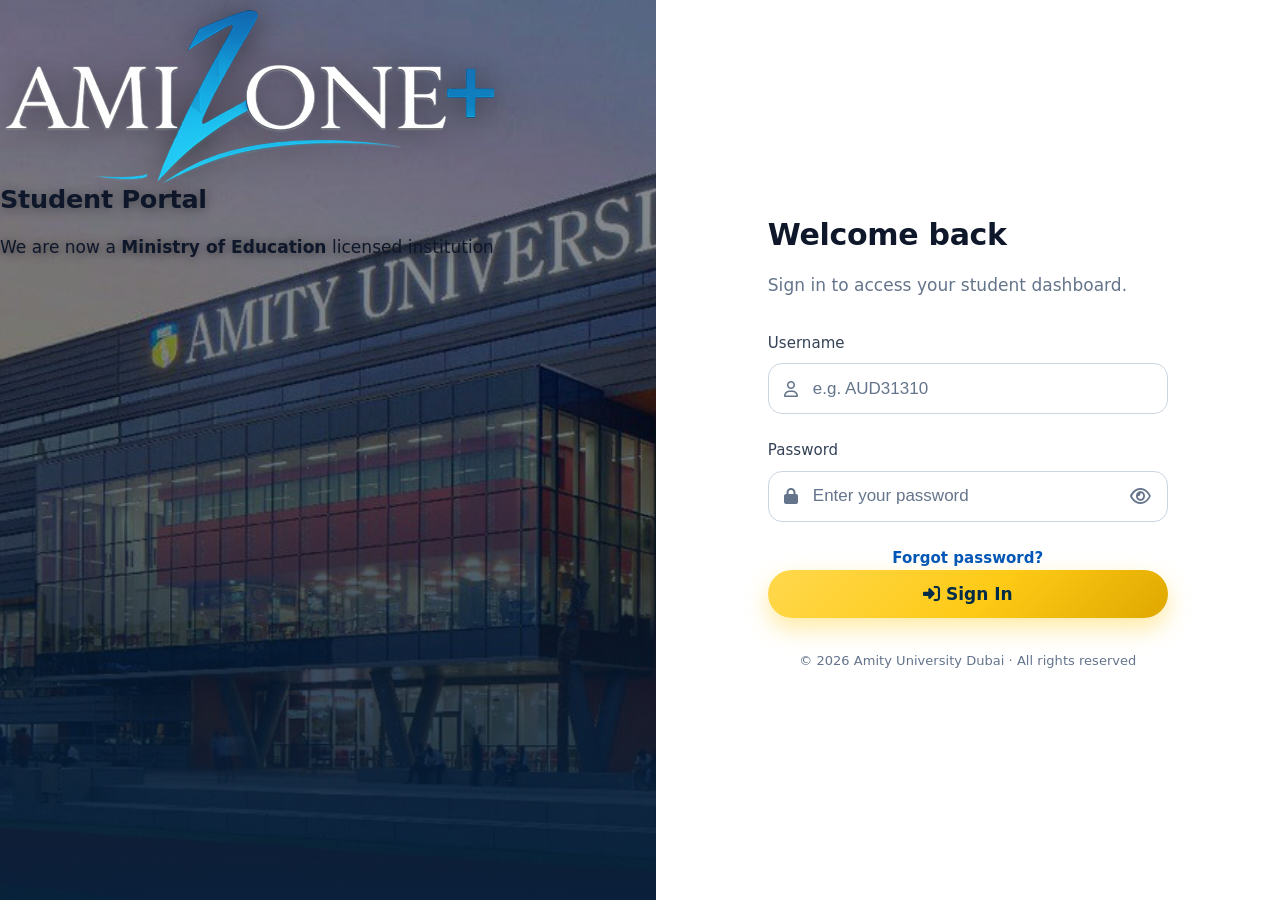
<file: login-d.html>
<!DOCTYPE html>
<html lang="en">
<head>
    <meta charset="utf-8" />
    <meta name="viewport" content="width=device-width, initial-scale=1, viewport-fit=cover" />
    <meta name="theme-color" content="#06223f" />
    <title>Sign In · Amity University Dubai — Student Portal</title>

    <link rel="icon" href="assets/img/favicon.ico" />
    <link rel="preconnect" href="https://fonts.googleapis.com" />
    <link rel="preconnect" href="https://fonts.gstatic.com" crossorigin />
    <link href="https://fonts.googleapis.com/css2?family=Poppins:wght@300;400;500;600;700&display=swap" rel="stylesheet" />
    <link rel="stylesheet" href="https://cdnjs.cloudflare.com/ajax/libs/font-awesome/6.5.1/css/all.min.css" />
    <link rel="stylesheet" href="assets/css/theme.css" />
    <link rel="stylesheet" href="assets/css/login.css" />
    <link rel="stylesheet" href="assets/css/bg-campus2.css" />
</head>
<body>
    <main class="login">
        <!-- Brand panel -->
        <section class="login__brand">
            <span class="orb"></span><span class="orb"></span><span class="orb"></span>
            <img class="login__brand-logo" src="assets/img/amity-dubai-logo.png" alt="Amity University Dubai" />
            <h1>Student Portal</h1>
            <p class="login__tagline">
                We are now a <strong>Ministry of Education</strong> licensed institution
            </p>
        </section>

        <!-- Form panel -->
        <section class="login__form-wrap">
            <div class="login__card">
                <h2>Welcome back</h2>
                <p class="sub">Sign in to access your student dashboard.</p>

                <!-- Error / status placeholder (shown by JS / API later) -->
                <div id="loginAlert" class="alert alert-danger hide" role="alert"></div>

                <form id="loginForm" novalidate>
                    <div class="field">
                        <label for="UserId">Username</label>
                        <div class="input-wrap">
                            <i class="fa-regular fa-user lead"></i>
                            <input class="input" id="UserId" name="UserId" type="text"
                                   inputmode="text" autocomplete="username"
                                   placeholder="e.g. AUD31310" required />
                        </div>
                    </div>

                    <div class="field">
                        <label for="Password">Password</label>
                        <div class="input-wrap">
                            <i class="fa-solid fa-lock lead"></i>
                            <input class="input" id="Password" name="Password" type="password"
                                   autocomplete="current-password" placeholder="Enter your password" required />
                            <button type="button" class="input-toggle" id="pwToggle"
                                    aria-label="Show password">
                                <i class="fa-regular fa-eye" id="pwToggleIcon"></i>
                            </button>
                        </div>
                    </div>

                    <div class="login__row">
                        <a href="#" id="forgotLink">Forgot password?</a>
                    </div>

                    <button type="submit" class="btn btn-primary" id="loginBtn">
                        <span id="loginBtnText"><i class="fa-solid fa-right-to-bracket"></i> Sign In</span>
                    </button>
                </form>

                <p class="login__footer">
                    © <span id="year"></span> Amity University Dubai · All rights reserved
                </p>
            </div>
        </section>
    </main>

    <!-- Forgot-password modal -->
    <div class="modal" id="forgotModal" role="dialog" aria-modal="true" aria-labelledby="forgotTitle">
        <div class="modal__overlay" data-close></div>
        <div class="modal__box">
            <button class="modal__close" data-close aria-label="Close">&times;</button>
            <h3 id="forgotTitle">Reset password</h3>
            <p class="muted" style="font-size:var(--fs-sm);margin-bottom:var(--sp-5)">
                Enter your registered email and we'll send you a recovery link.
            </p>
            <div id="forgotAlert" class="alert hide"></div>
            <div class="field">
                <label for="forgotEmail">Email address</label>
                <div class="input-wrap">
                    <i class="fa-regular fa-envelope lead"></i>
                    <input class="input" id="forgotEmail" type="email" placeholder="you@example.com" />
                </div>
            </div>
            <button class="btn btn-primary" id="forgotSend">
                <span><i class="fa-regular fa-paper-plane"></i> Send link</span>
            </button>
        </div>
    </div>

    <script src="assets/js/login.js"></script>
</body>
</html>
</file>
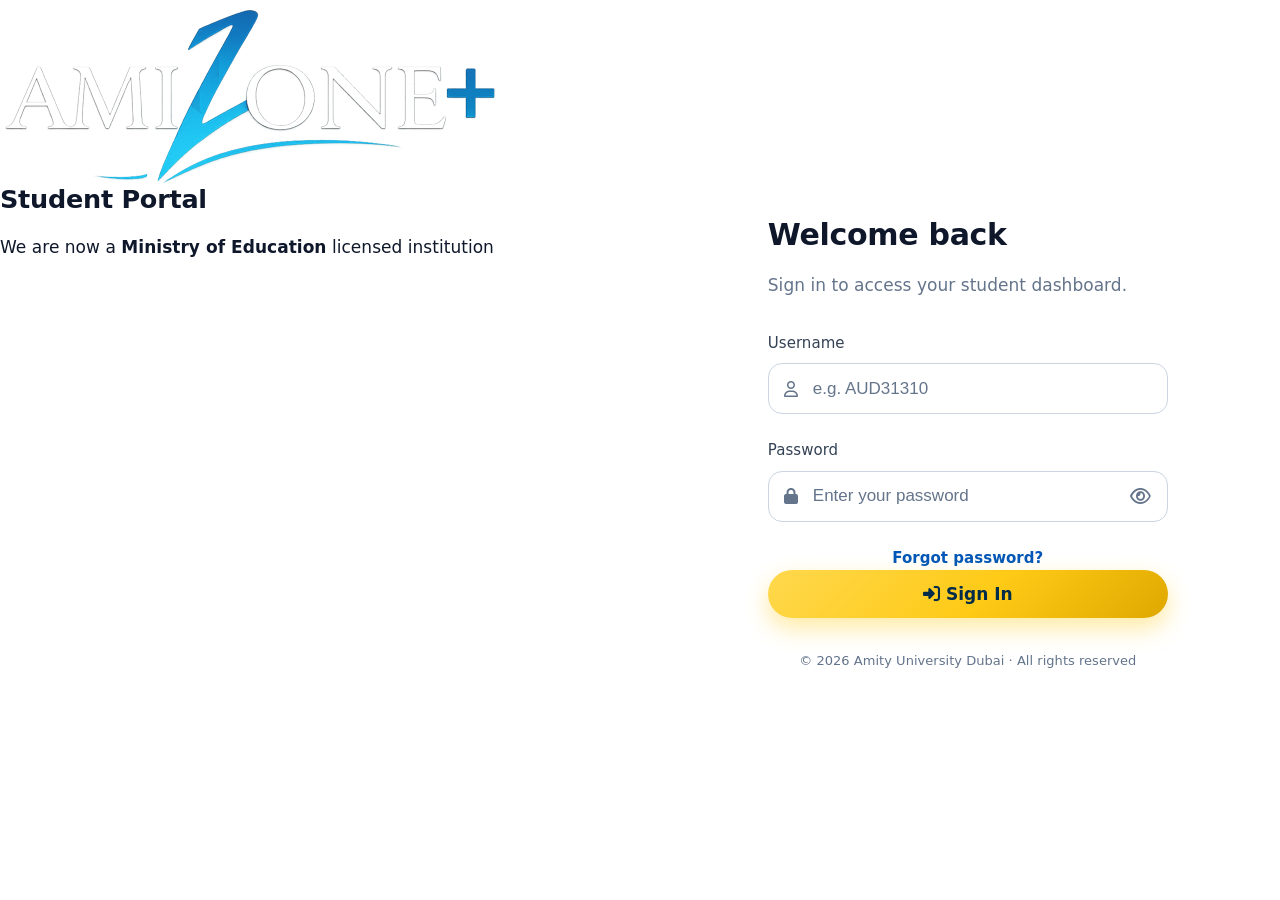
<file: login.html>
<!DOCTYPE html>
<html lang="en">
<head>
    <meta charset="utf-8" />
    <meta name="viewport" content="width=device-width, initial-scale=1, viewport-fit=cover" />
    <meta name="theme-color" content="#06223f" />
    <title>Sign In · Amity University Dubai — Student Portal</title>

    <link rel="icon" href="assets/img/favicon.ico" />
    <link rel="preconnect" href="https://fonts.googleapis.com" />
    <link rel="preconnect" href="https://fonts.gstatic.com" crossorigin />
    <link href="https://fonts.googleapis.com/css2?family=Poppins:wght@300;400;500;600;700&display=swap" rel="stylesheet" />
    <link rel="stylesheet" href="https://cdnjs.cloudflare.com/ajax/libs/font-awesome/6.5.1/css/all.min.css" />
    <link rel="stylesheet" href="assets/css/theme.css" />
    <link rel="stylesheet" href="assets/css/login.css" />
</head>
<body>
    <main class="login">
        <!-- Brand panel -->
        <section class="login__brand">
            <span class="orb"></span><span class="orb"></span><span class="orb"></span>
            <img class="login__brand-logo" src="assets/img/amity-dubai-logo.png" alt="Amity University Dubai" />
            <h1>Student Portal</h1>
            <p class="login__tagline">
                We are now a <strong>Ministry of Education</strong> licensed institution
            </p>
        </section>

        <!-- Form panel -->
        <section class="login__form-wrap">
            <div class="login__card">
                <h2>Welcome back</h2>
                <p class="sub">Sign in to access your student dashboard.</p>

                <!-- Error / status placeholder (shown by JS / API later) -->
                <div id="loginAlert" class="alert alert-danger hide" role="alert"></div>

                <form id="loginForm" novalidate>
                    <div class="field">
                        <label for="UserId">Username</label>
                        <div class="input-wrap">
                            <i class="fa-regular fa-user lead"></i>
                            <input class="input" id="UserId" name="UserId" type="text"
                                   inputmode="text" autocomplete="username"
                                   placeholder="e.g. AUD31310" required />
                        </div>
                    </div>

                    <div class="field">
                        <label for="Password">Password</label>
                        <div class="input-wrap">
                            <i class="fa-solid fa-lock lead"></i>
                            <input class="input" id="Password" name="Password" type="password"
                                   autocomplete="current-password" placeholder="Enter your password" required />
                            <button type="button" class="input-toggle" id="pwToggle"
                                    aria-label="Show password">
                                <i class="fa-regular fa-eye" id="pwToggleIcon"></i>
                            </button>
                        </div>
                    </div>

                    <div class="login__row">
                        <a href="#" id="forgotLink">Forgot password?</a>
                    </div>

                    <button type="submit" class="btn btn-primary" id="loginBtn">
                        <span id="loginBtnText"><i class="fa-solid fa-right-to-bracket"></i> Sign In</span>
                    </button>
                </form>

                <p class="login__footer">
                    © <span id="year"></span> Amity University Dubai · All rights reserved
                </p>
            </div>
        </section>
    </main>

    <!-- Forgot-password modal -->
    <div class="modal" id="forgotModal" role="dialog" aria-modal="true" aria-labelledby="forgotTitle">
        <div class="modal__overlay" data-close></div>
        <div class="modal__box">
            <button class="modal__close" data-close aria-label="Close">&times;</button>
            <h3 id="forgotTitle">Reset password</h3>
            <p class="muted" style="font-size:var(--fs-sm);margin-bottom:var(--sp-5)">
                Enter your registered email and we'll send you a recovery link.
            </p>
            <div id="forgotAlert" class="alert hide"></div>
            <div class="field">
                <label for="forgotEmail">Email address</label>
                <div class="input-wrap">
                    <i class="fa-regular fa-envelope lead"></i>
                    <input class="input" id="forgotEmail" type="email" placeholder="you@example.com" />
                </div>
            </div>
            <button class="btn btn-primary" id="forgotSend">
                <span><i class="fa-regular fa-paper-plane"></i> Send link</span>
            </button>
        </div>
    </div>

    <script src="assets/js/login.js"></script>
</body>
</html>
</file>
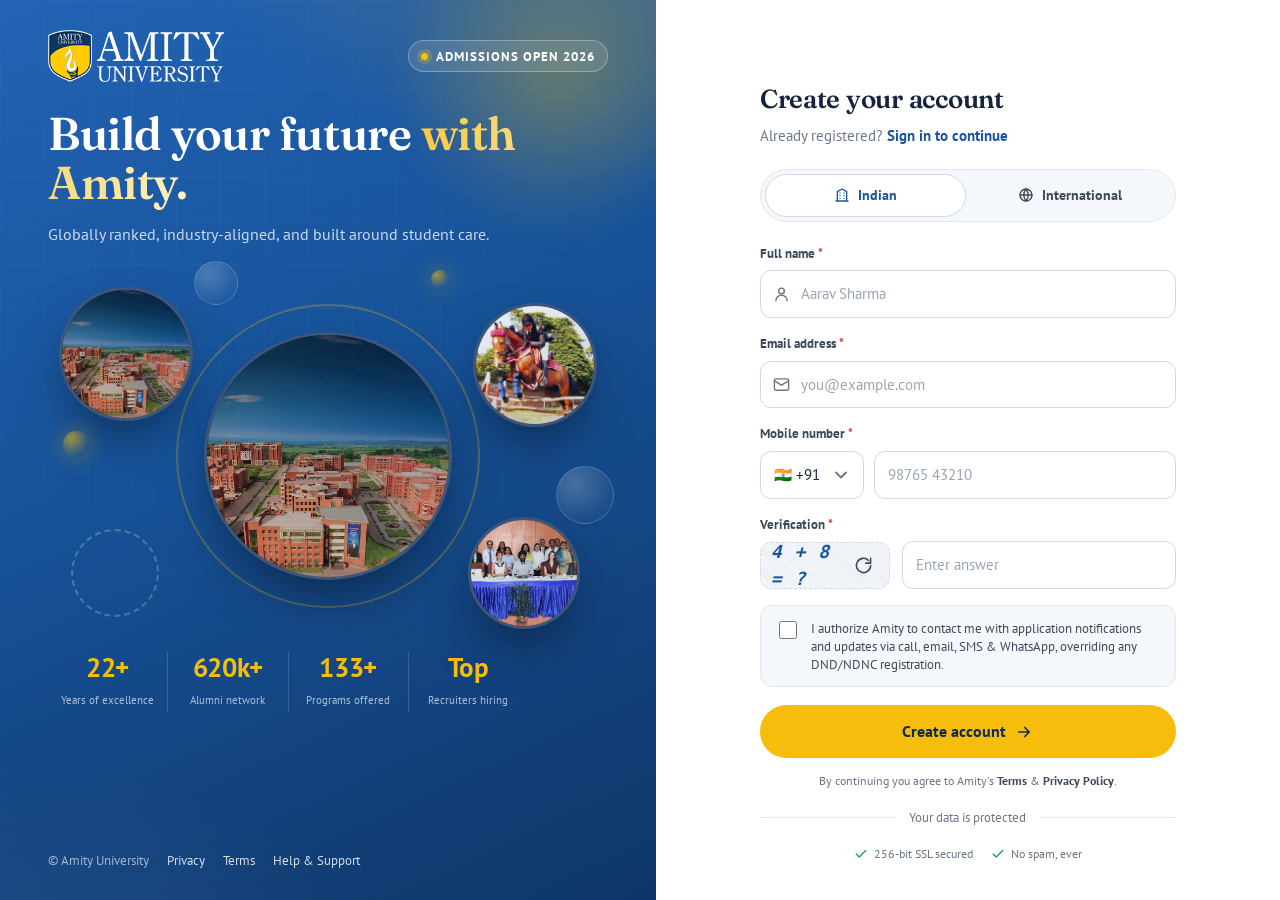
<file: admission/index_2.html>
<!DOCTYPE html>
<html lang="en">
<head>
  <meta charset="UTF-8" />
  <meta name="viewport" content="width=device-width, initial-scale=1.0" />
  <title>Create your account · Amity University</title>
  <meta name="description" content="Start your Amity University application. Create an account to apply to globally ranked, industry-aligned programs." />
  <link rel="preconnect" href="https://fonts.googleapis.com" />
  <link rel="preconnect" href="https://fonts.gstatic.com" crossorigin />
  <link href="https://fonts.googleapis.com/css2?family=PT+Sans:ital,wght@0,400;0,700;1,400;1,700&family=Fraunces:opsz,wght@9..144,500;9..144,600;9..144,700&display=swap" rel="stylesheet" />
  <style>
    :root {
      /* Amity palette — slightly more vibrant take on the brand navy + gold */
      --brand: #1a55a0;          /* amity navy, brighter/more saturated */
      --brand-dark: #123f7a;
      --brand-darker: #0c2c57;
      --gold: #f7bd0c;           /* amity gold, brighter */
      --gold-dark: #d99c06;
      --ink: #15233c;            /* deep navy ink */
      --ink-2: #3d4a5c;
      --muted: #6b7787;
      --line: #e4e8ee;
      --line-strong: #d3d9e2;
      --bg: #f4f7fb;
      --card: #ffffff;
      --accent: #1a55a0;        /* amity navy */
      --ok: #18a558;
      --err: #e23b3b;
      --ring: rgba(26, 85, 160, .2);
      --shadow-lg: 0 24px 60px -28px rgba(11, 31, 55, .42);
      --shadow-sm: 0 1px 2px rgba(11, 31, 55, .06), 0 8px 24px -16px rgba(11, 31, 55, .18);
      --radius: 16px;
      --radius-sm: 11px;
    }

    * { box-sizing: border-box; }
    html, body { height: 100%; }
    body {
      margin: 0;
      font-family: "PT Sans", system-ui, -apple-system, Segoe UI, Roboto, sans-serif;
      color: var(--ink);
      background: var(--bg);
      -webkit-font-smoothing: antialiased;
      line-height: 1.5;
    }

    .page {
      display: grid;
      grid-template-columns: 1.05fr 1fr;
      min-height: 100vh;
    }

    /* ---------- Brand / hero panel ---------- */
    .brand {
      position: relative;
      padding: 48px 56px;
      color: #fff;
      background:
        radial-gradient(900px 480px at 108% -10%, rgba(247,189,12,.22), transparent 58%),
        radial-gradient(1000px 600px at -10% 120%, rgba(255,255,255,.08), transparent 55%),
        linear-gradient(155deg, #2363b4 0%, #17539a 42%, #0c2c57 120%);
      display: flex;
      flex-direction: column;
      overflow: hidden;
    }
    .brand::after {
      content: "";
      position: absolute;
      inset: 0;
      background-image:
        linear-gradient(rgba(255,255,255,.04) 1px, transparent 1px),
        linear-gradient(90deg, rgba(255,255,255,.04) 1px, transparent 1px);
      background-size: 44px 44px;
      mask-image: radial-gradient(80% 70% at 30% 20%, #000, transparent 75%);
      pointer-events: none;
    }
    .brand > * { position: relative; z-index: 1; }

    .mobile-header { display: none; }
    .brand-top {
      display: flex; align-items: center; justify-content: space-between; gap: 16px;
    }
    .logo {
      display: inline-flex;
      align-items: center;
      gap: 14px;
      color: #fff;
      text-decoration: none;
    }
    .logo img { display: block; height: 52px; width: auto; }

    .hero {
      margin-top: auto;
      margin-bottom: 28px;
      max-width: 520px;
    }
    .eyebrow {
      display: inline-flex; align-items: center; gap: 8px;
      font-size: 12.5px; font-weight: 600; letter-spacing: .08em; text-transform: uppercase;
      color: #ffffff;
      background: rgba(255,255,255,.1);
      border: 1px solid rgba(255,255,255,.3);
      padding: 6px 12px; border-radius: 999px;
    }
    .eyebrow .dot { width:7px; height:7px; border-radius:50%; background:var(--gold); box-shadow:0 0 0 4px rgba(247,189,12,.25); }
    .hero h1 {
      font-family: "Fraunces", Georgia, serif;
      font-size: clamp(32px, 3.6vw, 48px);
      line-height: 1.06;
      margin: 18px 0 14px;
      font-weight: 600;
      letter-spacing: -.01em;
    }
    .hero h1 .grad {
      background: linear-gradient(90deg, #f6c945 0%, #fff3c2 50%, #f6c945 100%);
      background-size: 200% auto;
      -webkit-background-clip: text; background-clip: text; color: transparent;
      animation: shine 4.5s linear infinite;
    }
    @keyframes shine { to { background-position: 200% center; } }
    .hero p { color: rgba(255,255,255,.78); font-size: 16px; margin: 0; max-width: 460px; }

    .stats {
      display: grid; grid-template-columns: repeat(2, 1fr);
      gap: 14px; max-width: 520px;
    }
    .stat {
      background: rgba(255,255,255,.06);
      border: 1px solid rgba(255,255,255,.12);
      border-radius: 14px;
      padding: 16px 18px;
      backdrop-filter: blur(2px);
    }
    .stat b { display:block; font-size: 22px; font-weight: 800; letter-spacing: -.01em; color: var(--gold); }
    .stat span { font-size: 13px; color: rgba(255,255,255,.7); }

    .brand-foot {
      margin-top: 28px; display:flex; gap: 18px; flex-wrap: wrap;
      font-size: 13px; color: rgba(255,255,255,.6);
    }
    .brand-foot a { color: rgba(255,255,255,.82); text-decoration: none; }
    .brand-foot a:hover { text-decoration: underline; }

    /* ---------- Form panel ---------- */
    .form-wrap {
      display: flex; align-items: flex-start; justify-content: center;
      padding: 48px 24px;
      background: var(--card);
    }
    .card {
      width: 100%;
      max-width: 480px;
      background: var(--card);
      border-radius: var(--radius);
      padding: 32px 32px 28px;
    }
    .card-head { margin-bottom: 22px; }
    .card-head h2 { margin: 0 0 6px; font-family: "Fraunces", Georgia, serif; font-size: 26px; font-weight: 600; letter-spacing: -.01em; }
    .card-head p { margin: 0; color: var(--muted); font-size: 14.5px; }
    .card-head .signin { color: var(--brand); font-weight: 700; text-decoration: none; }
    .card-head .signin:hover { text-decoration: underline; }

    /* Tabs */
    .tabs {
      display: grid; grid-template-columns: 1fr 1fr;
      gap: 4px; padding: 4px;
      background: var(--bg);
      border: 1px solid var(--line);
      border-radius: 999px;
      margin-bottom: 22px;
    }
    .tab {
      appearance: none; border: 0; cursor: pointer;
      font: inherit; font-weight: 600; font-size: 14px;
      padding: 10px 12px; border-radius: 999px;
      color: var(--ink-2); background: transparent;
      display: inline-flex; align-items: center; justify-content: center; gap: 8px;
      transition: .18s ease;
    }
    .tab svg { width: 16px; height: 16px; }
    .tab[aria-selected="true"] {
      background: var(--card); color: var(--brand);
      border: 1px solid var(--line-strong);
    }

    /* Fields */
    .grid2 { display: grid; grid-template-columns: 1fr 1fr; gap: 14px; }
    .field { margin-bottom: 16px; }
    .field > label {
      display: block; font-size: 13px; font-weight: 600; color: var(--ink-2);
      margin-bottom: 7px;
    }
    .field .req { color: #c0392b; }

    .control {
      position: relative; display: flex; align-items: center;
    }
    .control .lead {
      position: absolute; left: 13px; color: var(--muted); display: grid; place-items: center;
      pointer-events: none;
    }
    .control .lead svg { width: 17px; height: 17px; }

    input, select {
      width: 100%;
      font: inherit; font-size: 14.5px; color: var(--ink);
      background: #fff;
      border: 1.5px solid var(--line-strong);
      border-radius: var(--radius-sm);
      padding: 12px 13px;
      transition: border-color .15s ease, box-shadow .15s ease, background .15s ease;
    }
    .control.with-icon input,
    .control.with-icon select { padding-left: 40px; }
    input::placeholder { color: #9aa4b2; }
    input:hover, select:hover { border-color: var(--line-strong); }
    input:focus, select:focus {
      outline: none; border-color: var(--brand);
      box-shadow: 0 0 0 4px var(--ring);
    }
    select { appearance: none; cursor: pointer;
      background-image: url("data:image/svg+xml,%3Csvg xmlns='http://www.w3.org/2000/svg' width='20' height='20' viewBox='0 0 24 24' fill='none' stroke='%236b7787' stroke-width='2.2' stroke-linecap='round' stroke-linejoin='round'%3E%3Cpolyline points='6 9 12 15 18 9'/%3E%3C/svg%3E");
      background-repeat: no-repeat; background-position: right 12px center; padding-right: 38px;
    }

    /* phone split */
    .phone { display: grid; grid-template-columns: 104px 1fr; gap: 10px; }
    .phone select { padding-left: 13px; }

    .pw-toggle {
      position: absolute; right: 8px; top: 50%; transform: translateY(-50%);
      border: 0; background: transparent; cursor: pointer; color: var(--muted);
      padding: 6px; border-radius: 8px; display: grid; place-items: center;
    }
    .pw-toggle:hover { background: var(--bg); color: var(--ink); }
    .pw-toggle svg { width: 18px; height: 18px; }

    .hint { font-size: 12px; color: var(--muted); margin-top: 6px; }

    /* Captcha */
    .captcha { display: grid; grid-template-columns: 130px 1fr; gap: 12px; align-items: end; }
    .captcha-box {
      display: flex; align-items: center; justify-content: center; gap: 6px;
      background: repeating-linear-gradient(45deg, #f1f4f8 0 8px, #eef1f6 8px 16px);
      border: 1.5px dashed var(--line-strong); border-radius: var(--radius-sm);
      padding: 0 10px; height: 47px;
    }
    .captcha-code {
      font-family: ui-monospace, SFMono-Regular, Menlo, monospace;
      font-size: 18px; font-weight: 700; letter-spacing: 1px;
      color: var(--accent); user-select: none; font-style: italic;
    }
    .icon-btn {
      border: 1.5px solid var(--line-strong); background: #fff; cursor: pointer;
      border-radius: 10px; width: 47px; height: 47px; display: grid; place-items: center; color: var(--ink-2);
      transition: .15s ease;
    }
    .icon-btn:hover { border-color: var(--brand); color: var(--brand); }
    .icon-btn svg { width: 19px; height: 19px; }

    /* Consent */
    .consent {
      display: flex; gap: 11px; align-items: flex-start;
      background: var(--bg); border: 1px solid var(--line);
      padding: 13px 14px; border-radius: 12px; margin: 4px 0 18px;
    }
    .consent input { width: 18px; height: 18px; margin-top: 2px; accent-color: var(--brand); flex: 0 0 auto; }
    .consent label { font-size: 12.5px; color: var(--ink-2); line-height: 1.45; }

    /* Submit */
    .btn {
      width: 100%; cursor: pointer; font: inherit; font-weight: 800; font-size: 15.5px;
      color: var(--brand-darker); border: 0; border-radius: 999px; padding: 15px;
      background: var(--gold);
      display: inline-flex; align-items: center; justify-content: center; gap: 9px;
      transition: background .15s ease;
    }
    .btn:hover { background: var(--gold-dark); }
    .btn:active { background: var(--gold-dark); }
    .btn svg { width: 18px; height: 18px; }

    .legal { text-align: center; font-size: 12px; color: var(--muted); margin-top: 14px; }
    .legal a { color: var(--ink-2); text-decoration: none; font-weight: 600; }
    .legal a:hover { text-decoration: underline; }

    .divider { display:flex; align-items:center; gap:14px; margin: 18px 0; color: var(--muted); font-size: 12.5px; }
    .divider::before, .divider::after { content:""; height:1px; flex:1; background: var(--line); }

    .trust { display:flex; justify-content:center; gap:18px; flex-wrap:wrap; font-size:12px; color:var(--muted); }
    .trust span { display:inline-flex; align-items:center; gap:6px; }
    .trust svg { width:14px; height:14px; color: var(--ok); }

    .err-text { color: var(--err); font-size: 12px; margin-top: 6px; display: none; }
    .field.invalid input, .field.invalid select { border-color: var(--err); box-shadow: 0 0 0 4px rgba(226,59,59,.12); }
    .field.invalid .err-text { display: block; }
    .field.invalid input { animation: shake .4s ease; }

    /* ===================== Motion ===================== */
    @keyframes fadeUp { from { opacity: 0; transform: translateY(20px); } to { opacity: 1; transform: none; } }
    @keyframes fadeIn { from { opacity: 0; } to { opacity: 1; } }
    @keyframes fadeDown { from { opacity: 0; transform: translateY(-12px); } to { opacity: 1; transform: none; } }
    @keyframes floatOrb { 0%,100% { transform: translate(0,0) scale(1); } 50% { transform: translate(22px,-26px) scale(1.08); } }
    @keyframes pulseDot {
      0% { box-shadow: 0 0 0 0 rgba(247,189,12,.6); }
      70% { box-shadow: 0 0 0 9px rgba(247,189,12,0); }
      100% { box-shadow: 0 0 0 0 rgba(247,189,12,0); }
    }
    @keyframes shake { 10%,90%{transform:translateX(-2px)} 30%,70%{transform:translateX(4px)} 50%{transform:translateX(-5px)} }

    /* Ambient floating glow in the hero */
    .brand::before {
      content: ""; position: absolute; z-index: 0;
      width: 340px; height: 340px; border-radius: 50%;
      top: -90px; right: -70px;
      background: radial-gradient(circle, rgba(247,189,12,.28), transparent 68%);
      filter: blur(14px);
      animation: floatOrb 11s ease-in-out infinite;
      pointer-events: none;
    }

    /* Entrance — brand panel */
    .brand-top { animation: fadeDown .65s .05s both; }
    .hero h1 { animation: fadeUp .75s .15s both; }
    .hero p  { animation: fadeUp .75s .3s both; }
    .stat { animation: fadeUp .6s both; }
    .stats .stat:nth-child(1) { animation-delay: .35s; }
    .stats .stat:nth-child(2) { animation-delay: .45s; }
    .stats .stat:nth-child(3) { animation-delay: .55s; }
    .stats .stat:nth-child(4) { animation-delay: .65s; }
    .brand-foot { animation: fadeIn 1s .85s both; }
    .eyebrow .dot { animation: pulseDot 2.4s ease-out infinite; }

    /* Entrance — form: card lifts in, children fade in staggered */
    .card { animation: fadeUp .7s .15s both; }
    .card > * { animation: fadeIn .5s both; }
    .card > *:nth-child(1) { animation-delay: .28s; }
    .card > *:nth-child(2) { animation-delay: .36s; }
    .card > *:nth-child(3) { animation-delay: .44s; }
    .card > *:nth-child(4) { animation-delay: .50s; }
    .card > *:nth-child(5) { animation-delay: .56s; }
    .card > *:nth-child(6) { animation-delay: .62s; }
    .card > *:nth-child(7) { animation-delay: .68s; }
    .card > *:nth-child(n+8) { animation-delay: .74s; }

    /* Hover micro-interactions */
    .stat { transition: transform .28s cubic-bezier(.2,.7,.2,1), background .28s ease, border-color .28s ease; }
    .stat:hover { transform: translateY(-5px); background: rgba(255,255,255,.11); border-color: rgba(247,189,12,.45); }
    .logo img { transition: transform .3s ease; }
    .logo:hover img { transform: scale(1.04) rotate(-1deg); }
    .btn svg { transition: transform .25s ease; }
    .btn:hover svg { transform: translateX(4px); }
    .btn:active { transform: translateY(1px); }
    .control { transition: transform .2s ease; }
    .field:focus-within .control { transform: translateY(-2px); }
    .control .lead { transition: color .2s ease, transform .2s ease; }
    .field:focus-within .lead { color: var(--brand); transform: scale(1.12); }
    .field > label { transition: color .2s ease; }
    .field:focus-within > label { color: var(--brand); }
    #refreshCaptcha svg { transition: transform .5s cubic-bezier(.3,.8,.3,1); }
    #refreshCaptcha:active svg { transform: rotate(-360deg); }
    .signin, .legal a, .brand-foot a { transition: color .18s ease; }

    @media (prefers-reduced-motion: reduce) {
      *, *::before, *::after { animation: none !important; transition: none !important; }
    }

    /* ===================== Media collage (left panel centerpiece) ===================== */
    .collage {
      position: relative; align-self: center;
      width: 100%; max-width: 560px; height: 392px;
      margin: 4px auto 0; pointer-events: none;
    }
    .c { position: absolute; border-radius: 50%; will-change: transform; }
    .c.media { overflow: hidden; border: 3px solid rgba(255,255,255,.2); box-shadow: 0 24px 54px -16px rgba(0,0,0,.55); background: #0c2c57 center/cover; }
    .c.media img, .c.media video { width: 100%; height: 100%; object-fit: cover; display: block; }
    .c.media::after { content: ""; position: absolute; inset: 0; border-radius: 50%; background: linear-gradient(160deg, rgba(26,85,160,.04), rgba(12,44,87,.24)); }
    .m-video { border-color: rgba(247,189,12,.6); box-shadow: 0 28px 66px -18px rgba(0,0,0,.62), 0 0 0 7px rgba(255,255,255,.06); background-image: url('assets/amity/campus-noida.jpg'); }
    .m-video iframe { position: absolute; top: 50%; left: 50%; transform: translate(-50%,-50%); border: 0; pointer-events: none; }
    .c-slideshow img { position: absolute; inset: 0; opacity: 0; transition: opacity .9s ease; }
    .c-slideshow img.active { opacity: 1; }
    .c.ring { border: 2px solid rgba(247,189,12,.55); background: transparent; }
    .c.ring.dashed { border-style: dashed; border-color: rgba(255,255,255,.32); }
    .c.glass { background: radial-gradient(circle at 32% 28%, rgba(255,255,255,.22), rgba(255,255,255,.04) 70%); border: 1px solid rgba(255,255,255,.16); backdrop-filter: blur(2px); }
    .c.gold { background: radial-gradient(circle at 32% 28%, rgba(247,189,12,.6), rgba(247,189,12,.06) 72%); box-shadow: 0 0 22px rgba(247,189,12,.35); }

    @keyframes drift1 { 0%,100%{ transform: translate(0,0) } 50%{ transform: translate(0,-14px) } }
    @keyframes drift2 { 0%,100%{ transform: translate(0,0) } 50%{ transform: translate(-12px,12px) } }
    @keyframes drift3 { 0%,100%{ transform: translate(0,0) } 50%{ transform: translate(12px,14px) } }
    @keyframes spinSlow { to { transform: rotate(360deg) } }
    @keyframes breathe { 0%,100%{ transform: scale(1) } 50%{ transform: scale(1.14) } }

    /* cluster — bigger sizes, centre-anchored via negative margins so drift transforms stay intact */
    .m-video     { width: 248px; height: 248px; left: 50%; top: 50%; margin: -124px 0 0 -124px; z-index: 3; animation: drift1 11s ease-in-out infinite; }
    .m-video iframe { width: 442px; height: 248px; }   /* 16:9 cover of the 248px circle */
    .r-ring1     { width: 304px; height: 304px; left: 50%; top: 50%; margin: -152px 0 0 -152px; z-index: 1; opacity: .5; animation: spinSlow 44s linear infinite; }
    .m-slideshow { width: 134px; height: 134px; left: 14%; top: 24%; margin: -67px 0 0 -67px;  z-index: 4; animation: drift2 11s ease-in-out infinite; }
    .m-fixed1    { width: 124px; height: 124px; left: 87%; top: 27%; margin: -62px 0 0 -62px;  z-index: 4; animation: drift3 9s ease-in-out infinite; }
    .m-fixed2    { width: 112px; height: 112px; left: 85%; top: 80%; margin: -56px 0 0 -56px;  z-index: 4; animation: drift1 8s ease-in-out infinite .3s; }
    .r-ring2     { width: 88px;  height: 88px;  left: 12%; top: 80%; margin: -44px 0 0 -44px;  z-index: 4; opacity: .7; animation: spinSlow 26s linear infinite reverse; }
    .g-glass1    { width: 58px;  height: 58px;  left: 96%; top: 60%; margin: -29px 0 0 -29px;  z-index: 4; animation: drift3 10s ease-in-out infinite; }
    .g-glass2    { width: 44px;  height: 44px;  left: 30%; top: 6%;  margin: -22px 0 0 -22px;  z-index: 4; animation: drift2 9s ease-in-out infinite .5s; }
    .g-gold1     { width: 26px;  height: 26px;  left: 5%;  top: 47%; margin: -13px 0 0 -13px;  z-index: 4; animation: breathe 6s ease-in-out infinite; }
    .g-gold2     { width: 18px;  height: 18px;  left: 70%; top: 5%;  margin: -9px 0 0 -9px;    z-index: 4; animation: breathe 5s ease-in-out infinite; }

    @media (max-width: 980px) { .collage { display: none; } }

    /* Desktop: refined inline stat row (no boxes) */
    @media (min-width: 981px) {
      .brand { padding: 30px 48px; }
      .brand .hero { margin-top: 10px; margin-bottom: 10px; }
      .brand .stats {
        display: flex; gap: 0; max-width: 480px; background: transparent;
      }
      .brand .stats .stat {
        flex: 1; text-align: center; padding: 2px 12px;
        background: transparent; border: 0; border-radius: 0;
        border-left: 1px solid rgba(255,255,255,.16);
        backdrop-filter: none; animation: none;
      }
      .brand .stats .stat:first-child { border-left: 0; }
      .brand .stats .stat b { font-size: 27px; line-height: 1; margin-bottom: 5px; }
      .brand .stats .stat span { font-size: 11px; color: rgba(255,255,255,.65); }
      .brand .brand-foot { margin-top: auto; padding-top: 20px; }
    }

    /* Responsive */
    /* Laptop / desktop: lock to viewport, scroll only the form panel */
    @media (min-width: 981px) {
      body { overflow: hidden; }
      .page { height: 100vh; }
      .brand { height: 100vh; overflow-y: auto; }
      .form-wrap {
        height: 100vh; overflow-y: auto;
        scrollbar-width: thin;
        scrollbar-color: var(--line-strong) transparent;
      }
      .form-wrap::-webkit-scrollbar { width: 9px; }
      .form-wrap::-webkit-scrollbar-thumb { background: var(--line-strong); border-radius: 10px; }
      .form-wrap::-webkit-scrollbar-track { background: transparent; }
    }

    @media (max-width: 980px) {
      .page { grid-template-columns: 1fr; }
      .brand { padding: 32px 28px 28px; }
      .hero { margin-top: 26px; }
      .stats { grid-template-columns: repeat(4, 1fr); }
      .brand-foot { display: none; }

      /* Compact sticky header — slides in on scroll / when the form is active */
      .mobile-header {
        display: flex; align-items: center; gap: 10px;
        position: fixed; top: 0; left: 0; right: 0; z-index: 60;
        padding: 10px 16px;
        background: linear-gradient(155deg, #2363b4 0%, #17539a 80%);
        box-shadow: 0 6px 18px rgba(11,31,55,.28);
        transform: translateY(-100%);
        transition: transform .35s cubic-bezier(.2,.7,.2,1);
      }
      .mobile-header.show { transform: translateY(0); }
      .mobile-header img { height: 34px; width: auto; display: block; }
      .mh-back {
        flex: 0 0 auto; border: 0; cursor: pointer;
        width: 34px; height: 34px; border-radius: 9px;
        display: none; place-items: center;
        background: rgba(255,255,255,.14); color: #fff;
      }
      .mh-back svg { width: 20px; height: 20px; }
      /* the back button only appears in full-screen form mode */
      .page.form-active .mh-back { display: grid; }

      /* Full-screen form: collapse the hero, let the form own the viewport */
      .page.form-active .brand { display: none; }
      .page.form-active .form-wrap { min-height: 100vh; padding-top: 70px; }
    }
    @media (max-width: 620px) {
      .form-wrap { padding: 22px 16px 30px; }
      .card { padding: 24px 20px; border-radius: 14px; }
      .grid2 { grid-template-columns: 1fr; }

      /* --- Compact header so the form reaches the screen sooner --- */
      .brand { padding: 18px 18px 22px; }
      .logo img { height: 40px; }
      .logo-sub { display: none; }
      .hero { margin-top: 18px; margin-bottom: 18px; }
      .eyebrow { font-size: 11px; padding: 5px 10px; }
      .hero h1 { font-size: 27px; margin: 12px 0 8px; }
      .hero p { font-size: 14px; }

      /* --- Stats become a peeking, swipeable carousel --- */
      .stats {
        display: flex;
        grid-template-columns: none;
        gap: 12px;
        overflow-x: auto;
        scroll-snap-type: x mandatory;
        -webkit-overflow-scrolling: touch;
        scrollbar-width: none;
        /* bleed to the right edge so the peeking card sits at the screen edge */
        margin-right: -18px;
        padding-right: 18px;
        scroll-padding-left: 0;
      }
      .stats::-webkit-scrollbar { display: none; }
      .stat {
        flex: 0 0 43%;          /* 2 full cards + a peek of the 3rd */
        scroll-snap-align: start;
        cursor: pointer;
      }
      .stat b { font-size: 20px; }
    }
  </style>
</head>
<body>
  <main class="page">
    <!-- Compact sticky header (mobile only) -->
    <header class="mobile-header" aria-hidden="true">
      <button class="mh-back" type="button" aria-label="Back to overview">
        <svg viewBox="0 0 24 24" fill="none" stroke="currentColor" stroke-width="2.2" stroke-linecap="round" stroke-linejoin="round"><path d="m15 18-6-6 6-6"/></svg>
      </button>
      <img src="assets/logo.png" alt="Amity University" />
    </header>

    <!-- Brand panel -->
    <section class="brand">
      <div class="brand-top">
        <a class="logo" href="#" aria-label="Amity University home">
          <img src="assets/logo.png" alt="Amity University" height="52" />
        </a>
        <span class="eyebrow"><span class="dot"></span> Admissions Open 2026</span>
      </div>

      <div class="hero">
        <h1>Build your future <span class="grad">with Amity.</span></h1>
        <p>Globally ranked, industry-aligned, and built around student care.</p>
      </div>

      <!-- Media collage centerpiece: big Amity video centre + drifting satellites -->
      <div class="collage" aria-hidden="true">
        <span class="c ring r-ring1"></span>
        <!-- big centre video — silent autoplay loop (poster = Amity campus). Swap src with an Amity campus reel. -->
        <span class="c media m-video">
          <video src="https://interactive-examples.mdn.mozilla.net/media/cc0-videos/flower.mp4"
                 poster="assets/amity/campus-noida.jpg"
                 autoplay muted loop playsinline></video>
        </span>
        <!-- auto-changing Amity image slideshow -->
        <span class="c media m-slideshow c-slideshow">
          <img class="active" src="assets/amity/campus-noida.jpg" alt="" />
          <img src="assets/amity/research.jpg" alt="" />
          <img src="assets/amity/student-achiever.jpg" alt="" />
        </span>
        <!-- fixed Amity images -->
        <span class="c media m-fixed1"><img src="assets/amity/student-life.jpg" alt="" /></span>
        <span class="c media m-fixed2"><img src="assets/amity/event-dsc.jpg" alt="" /></span>
        <!-- decorative rings + glass + gold circles -->
        <span class="c ring dashed r-ring2"></span>
        <span class="c glass g-glass1"></span>
        <span class="c glass g-glass2"></span>
        <span class="c gold g-gold1"></span>
        <span class="c gold g-gold2"></span>
      </div>

      <div class="stats">
        <div class="stat"><b>25+</b><span>Years of excellence</span></div>
        <div class="stat"><b>700k+</b><span>Alumni network</span></div>
        <div class="stat"><b>150+</b><span>Programs offered</span></div>
        <div class="stat"><b>Top</b><span>Recruiters hiring</span></div>
      </div>

      <div class="brand-foot">
        <span>© Amity University</span>
        <a href="#">Privacy</a>
        <a href="#">Terms</a>
        <a href="#">Help &amp; Support</a>
      </div>
    </section>

    <!-- Form panel -->
    <section class="form-wrap">
      <form class="card" id="signup" novalidate>
        <div class="card-head">
          <h2>Create your account</h2>
          <p>Already registered? <a class="signin" href="#">Sign in to continue</a></p>
        </div>

        <!-- Applicant type tabs -->
        <div class="tabs" role="tablist" aria-label="Applicant type">
          <button type="button" class="tab" role="tab" aria-selected="true" data-tab="indian">
            <svg viewBox="0 0 24 24" fill="none" stroke="currentColor" stroke-width="2" stroke-linecap="round" stroke-linejoin="round"><path d="M3 21h18M5 21V7l7-4 7 4v14M9 9h.01M15 9h.01M9 13h.01M15 13h.01M9 17h.01M15 17h.01"/></svg>
            Indian
          </button>
          <button type="button" class="tab" role="tab" aria-selected="false" data-tab="international">
            <svg viewBox="0 0 24 24" fill="none" stroke="currentColor" stroke-width="2" stroke-linecap="round" stroke-linejoin="round"><circle cx="12" cy="12" r="9"/><path d="M3 12h18M12 3a14 14 0 0 1 0 18M12 3a14 14 0 0 0 0 18"/></svg>
            International
          </button>
        </div>

        <!-- Full name -->
        <div class="field">
          <label for="fullname">Full name <span class="req">*</span></label>
          <div class="control with-icon">
            <span class="lead"><svg viewBox="0 0 24 24" fill="none" stroke="currentColor" stroke-width="2" stroke-linecap="round" stroke-linejoin="round"><path d="M20 21a8 8 0 0 0-16 0"/><circle cx="12" cy="7" r="4"/></svg></span>
            <input id="fullname" name="fullname" type="text" placeholder="Aarav Sharma" autocomplete="name" required />
          </div>
          <div class="err-text">Please enter your full name.</div>
        </div>

        <!-- Email -->
        <div class="field">
          <label for="email">Email address <span class="req">*</span></label>
          <div class="control with-icon">
            <span class="lead"><svg viewBox="0 0 24 24" fill="none" stroke="currentColor" stroke-width="2" stroke-linecap="round" stroke-linejoin="round"><rect x="2" y="4" width="20" height="16" rx="2"/><path d="m2 7 10 6 10-6"/></svg></span>
            <input id="email" name="email" type="email" placeholder="you@example.com" autocomplete="email" required />
          </div>
          <div class="err-text">Enter a valid email address.</div>
        </div>

        <!-- Phone -->
        <div class="field">
          <label for="phone">Mobile number <span class="req">*</span></label>
          <div class="phone">
            <select id="code" name="code" aria-label="Country code">
              <option value="+91" selected>🇮🇳 +91</option>
              <option value="+1">🇺🇸 +1</option>
              <option value="+44">🇬🇧 +44</option>
              <option value="+971">🇦🇪 +971</option>
              <option value="+977">🇳🇵 +977</option>
              <option value="+880">🇧🇩 +880</option>
              <option value="+61">🇦🇺 +61</option>
            </select>
            <div class="control">
              <input id="phone" name="phone" type="tel" inputmode="numeric" placeholder="98765 43210" autocomplete="tel" required />
            </div>
          </div>
          <div class="err-text">Enter a valid mobile number.</div>
        </div>

        <!-- Captcha (math) -->
        <div class="field">
          <label for="captcha">Verification <span class="req">*</span></label>
          <div class="captcha">
            <div class="captcha-box">
              <span class="captcha-code" id="captchaCode">2 + 9 = ?</span>
              <button type="button" class="icon-btn" id="refreshCaptcha" aria-label="Refresh question" title="New question" style="border:0;width:auto;height:auto;background:transparent">
                <svg viewBox="0 0 24 24" fill="none" stroke="currentColor" stroke-width="2" stroke-linecap="round" stroke-linejoin="round"><path d="M21 12a9 9 0 1 1-2.6-6.4M21 3v6h-6"/></svg>
              </button>
            </div>
            <div class="control">
              <input id="captcha" name="captcha" type="text" inputmode="numeric" placeholder="Enter answer" autocomplete="off" required />
            </div>
          </div>
          <div class="err-text">Incorrect answer. Please try again.</div>
        </div>

        <!-- Consent -->
        <div class="consent">
          <input id="consent" name="consent" type="checkbox" required />
          <label for="consent">I authorize Amity to contact me with application notifications and updates via call, email, SMS &amp; WhatsApp, overriding any DND/NDNC registration.</label>
        </div>

        <button class="btn" type="submit">
          Create account
          <svg viewBox="0 0 24 24" fill="none" stroke="currentColor" stroke-width="2.2" stroke-linecap="round" stroke-linejoin="round"><path d="M5 12h14M13 6l6 6-6 6"/></svg>
        </button>

        <p class="legal">By continuing you agree to Amity's <a href="#">Terms</a> &amp; <a href="#">Privacy Policy</a>.</p>

        <div class="divider">Your data is protected</div>
        <div class="trust">
          <span><svg viewBox="0 0 24 24" fill="none" stroke="currentColor" stroke-width="2.4" stroke-linecap="round" stroke-linejoin="round"><path d="M20 6 9 17l-5-5"/></svg> 256-bit SSL secured</span>
          <span><svg viewBox="0 0 24 24" fill="none" stroke="currentColor" stroke-width="2.4" stroke-linecap="round" stroke-linejoin="round"><path d="M20 6 9 17l-5-5"/></svg> No spam, ever</span>
        </div>
      </form>
    </section>
  </main>

  <script>
    // Tab switching (Indian / International) — sets the default dialing code
    const tabs = document.querySelectorAll('.tab');
    const codeSelect = document.getElementById('code');
    tabs.forEach(tab => {
      tab.addEventListener('click', () => {
        tabs.forEach(t => t.setAttribute('aria-selected', 'false'));
        tab.setAttribute('aria-selected', 'true');
        codeSelect.value = tab.dataset.tab === 'international' ? '+1' : '+91';
      });
    });

    // Playful count-up on the stat numbers (e.g. 0 → 700k+)
    function countUp(el) {
      const m = el.textContent.trim().match(/^(\d+)(\D*)$/);
      if (!m) return;                       // skip non-numeric like "Top"
      const target = parseInt(m[1], 10), suffix = m[2], dur = 1200;
      let start = null;
      function tick(now) {
        if (start === null) start = now;
        const t = Math.min(1, (now - start) / dur);
        const eased = 1 - Math.pow(1 - t, 3);
        el.textContent = Math.round(target * eased) + suffix;
        if (t < 1) requestAnimationFrame(tick); else el.textContent = target + suffix;
      }
      requestAnimationFrame(tick);
    }
    const reduceMotion = window.matchMedia('(prefers-reduced-motion: reduce)').matches;
    if (!reduceMotion) {
      setTimeout(() => document.querySelectorAll('.stat b').forEach(countUp), 450);
    }

    // Collage: auto-changing image slideshow inside the circle
    (function () {
      const show = document.querySelector('.c-slideshow');
      if (!show) return;
      const imgs = show.querySelectorAll('img');
      let si = 0;
      setInterval(() => {
        imgs[si].classList.remove('active');
        si = (si + 1) % imgs.length;
        imgs[si].classList.add('active');
      }, 2800);
    })();

    // Mobile: focusing the form (or scrolling to it) gives the form the full screen
    const page = document.querySelector('.page');
    const mh = document.querySelector('.mobile-header');
    const isMobile = () => window.matchMedia('(max-width: 980px)').matches;

    function activateForm() {
      if (!isMobile() || page.classList.contains('form-active')) return;
      page.classList.add('form-active');
      mh.classList.add('show');
      mh.setAttribute('aria-hidden', 'false');
    }
    function deactivateForm() {
      page.classList.remove('form-active');
      mh.classList.remove('show');
      mh.setAttribute('aria-hidden', 'true');
      window.scrollTo({ top: 0, behavior: 'smooth' });
    }

    // Any form field focus → full-screen form
    document.querySelectorAll('.card input, .card select').forEach(el => {
      el.addEventListener('focus', activateForm);
    });
    // Back button restores the overview
    mh.querySelector('.mh-back').addEventListener('click', deactivateForm);

    // Reveal the compact logo header once the user scrolls past the hero
    window.addEventListener('scroll', () => {
      if (!isMobile() || page.classList.contains('form-active')) return;
      mh.classList.toggle('show', window.scrollY > 140);
    }, { passive: true });

    // Stats carousel (mobile): auto-slide, swipe, and tap-to-advance
    const stats = document.querySelector('.stats');
    const isCarousel = () => window.matchMedia('(max-width: 620px)').matches;
    function cardStart(card) { return card.offsetLeft - stats.offsetLeft; }
    function currentIndex() {
      const cards = [...stats.children];
      const sl = stats.scrollLeft;
      let best = 0, bestD = Infinity;
      cards.forEach((c, i) => { const d = Math.abs(cardStart(c) - sl); if (d < bestD) { bestD = d; best = i; } });
      return best;
    }
    function slideTo(i) {
      const cards = stats.children;
      i = Math.max(0, Math.min(i, cards.length - 1));
      stats.scrollTo({ left: cardStart(cards[i]), behavior: 'smooth' });
    }
    function advance() {
      if (!isCarousel()) return;
      const cards = stats.children;
      let i = currentIndex() + 1;
      // loop back once the last card is fully in view (2 cards visible)
      if (i > cards.length - 2) i = 0;
      slideTo(i);
    }
    let autoTimer = setInterval(advance, 2800);
    function pauseAuto() {
      clearInterval(autoTimer);
      clearTimeout(pauseAuto._t);
      pauseAuto._t = setTimeout(() => { autoTimer = setInterval(advance, 2800); }, 6000);
    }
    // tap a card to slide it into view manually
    stats.addEventListener('click', (e) => {
      if (!isCarousel()) return;
      const card = e.target.closest('.stat');
      if (!card) return;
      slideTo([...stats.children].indexOf(card));
      pauseAuto();
    });
    // pause auto-slide while the user is swiping
    stats.addEventListener('pointerdown', pauseAuto);
    stats.addEventListener('touchstart', pauseAuto, { passive: true });

    // Math captcha (e.g. "2 + 9 = ?") + refresh
    const codeEl = document.getElementById('captchaCode');
    let captchaAnswer = 11;
    function genCaptcha() {
      const a = 1 + Math.floor(Math.random() * 9);
      const b = 1 + Math.floor(Math.random() * 9);
      captchaAnswer = a + b;
      codeEl.textContent = a + ' + ' + b + ' = ?';
    }
    document.getElementById('refreshCaptcha').addEventListener('click', genCaptcha);
    genCaptcha();

    // Lightweight validation
    const form = document.getElementById('signup');
    function setInvalid(input, bad) {
      input.closest('.field').classList.toggle('invalid', bad);
    }
    form.addEventListener('submit', (e) => {
      e.preventDefault();
      let ok = true;
      const checks = [
        ['fullname', v => v.trim().length > 1],
        ['email', v => /^[^\s@]+@[^\s@]+\.[^\s@]+$/.test(v)],
        ['phone', v => v.replace(/\D/g, '').length >= 7],
        ['captcha', v => parseInt(v.trim(), 10) === captchaAnswer],
      ];
      checks.forEach(([id, test]) => {
        const el = document.getElementById(id);
        const bad = !test(el.value);
        setInvalid(el, bad);
        if (bad) ok = false;
      });
      const consent = document.getElementById('consent');
      if (!consent.checked) { ok = false; consent.focus(); }

      if (ok) {
        const btn = form.querySelector('.btn');
        btn.textContent = 'Signing you up…';
        btn.disabled = true;
        setTimeout(() => { btn.textContent = '✓ Account created'; }, 900);
      }
    });
  </script>
</body>
</html>
</file>
<file: assets/css/theme.css>
/* ============================================================
   Amity University Dubai — Student Portal v2
   Design System  (Mobile-first → Tablet → Laptop → Desktop)
   Single source of truth for tokens, base styles & components.
   ============================================================ */

/* ---------- Design Tokens ---------- */
:root {
    /* Official Amity University Dubai palette (navy + signature gold) */
    --brand-900: #002c49;   /* deepest navy */
    --brand-800: #003659;
    --brand-700: #0e244e;   /* primary navy */
    --brand-600: #0056b8;
    --brand-500: #106fc4;
    --brand-400: #53a4ff;
    --brand-300: #8fc4ff;

    --gold:      #feca16;   /* signature accent */
    --gold-2:    #ffd84d;
    --gold-deep: #e0a800;
    --accent:    #feca16;   /* gold is the accent */
    --accent-2:  #53a4ff;   /* bright blue secondary */

    /* Neutrals */
    --ink-900: #0f172a;
    --ink-700: #334155;
    --ink-500: #64748b;
    --ink-300: #cbd5e1;
    --ink-100: #f1f5f9;
    --surface: #ffffff;
    --bg:      #f5f8fc;

    /* Feedback */
    --success: #16a34a;
    --danger:  #dc2626;
    --warning: #f59e0b;
    --info:    #0ea5e9;

    /* Typography — soft, soothing, a little larger */
    --font-sans: 'Plus Jakarta Sans', system-ui, -apple-system, 'Segoe UI', Roboto, sans-serif;
    --fs-xs: .8125rem;   /* 13 */
    --fs-sm: .9375rem;   /* 15 */
    --fs-base: 1.0625rem;/* 17 */
    --fs-lg: 1.1875rem;  /* 19 */
    --fs-xl: 1.5rem;     /* 24 */
    --fs-2xl: 1.875rem;  /* 30 */
    --fs-3xl: 2.5rem;    /* 40 */

    /* Spacing scale */
    --sp-1: .25rem; --sp-2: .5rem; --sp-3: .75rem; --sp-4: 1rem;
    --sp-5: 1.5rem; --sp-6: 2rem; --sp-8: 3rem; --sp-10: 4rem;

    /* Radius & shadow */
    --r-sm: 8px; --r-md: 14px; --r-lg: 22px; --r-pill: 999px;
    --shadow-sm: 0 1px 2px rgba(15,23,42,.06), 0 1px 3px rgba(15,23,42,.08);
    --shadow-md: 0 8px 24px rgba(15,23,42,.10);
    --shadow-lg: 0 20px 50px rgba(6,34,63,.22);

    /* Motion */
    --ease: cubic-bezier(.4, 0, .2, 1);
    --t-fast: .15s var(--ease);
    --t: .25s var(--ease);

    /* Layout */
    --header-h: 60px;
    --sidebar-w: 270px;
}

/* ---------- Reset / Base ---------- */
*, *::before, *::after { box-sizing: border-box; }
html { -webkit-text-size-adjust: 100%; scroll-behavior: smooth; }
body {
    margin: 0;
    font-family: var(--font-sans);
    font-size: var(--fs-base);
    font-weight: 400;
    line-height: 1.65;
    letter-spacing: .002em;
    color: var(--ink-900);
    background: var(--bg);
    -webkit-font-smoothing: antialiased;
    text-rendering: optimizeLegibility;
}
img { max-width: 100%; display: block; }
a { color: var(--brand-600); text-decoration: none; }
button { font-family: inherit; cursor: pointer; }
h1,h2,h3,h4 { margin: 0 0 var(--sp-3); font-weight: 600; line-height: 1.25; letter-spacing: -.01em; }
h1 { font-weight: 600; }

/* ---------- Buttons ---------- */
.btn {
    display: inline-flex; align-items: center; justify-content: center; gap: var(--sp-2);
    width: 100%;
    padding: .85rem 1.25rem;
    font-size: var(--fs-base); font-weight: 600;
    border: none; border-radius: var(--r-pill);
    transition: transform var(--t-fast), box-shadow var(--t), background var(--t);
}
.btn:active { transform: translateY(1px); }
.btn-primary {
    color: var(--brand-900);
    font-weight: 700;
    background: linear-gradient(135deg, var(--gold-2), var(--gold) 55%, var(--gold-deep));
    box-shadow: 0 10px 24px rgba(254,202,22,.40);
}
.btn-primary:hover { box-shadow: 0 14px 32px rgba(254,202,22,.55); transform: translateY(-1px); }
.btn-navy {
    color: #fff;
    background: linear-gradient(135deg, var(--brand-700), var(--brand-600));
    box-shadow: 0 8px 18px rgba(14,36,78,.4);
}
.btn-ghost { background: transparent; color: var(--brand-700); box-shadow: none; }

/* ---------- Form fields ---------- */
.field { position: relative; margin-bottom: var(--sp-5); }
.field label {
    display: block; margin-bottom: var(--sp-2);
    font-size: var(--fs-sm); font-weight: 500; color: var(--ink-700);
}
.input-wrap { position: relative; display: flex; align-items: center; }
.input-wrap > i.lead {
    position: absolute; left: 1rem; color: var(--ink-500); font-size: 1rem; pointer-events: none;
}
.input {
    width: 100%;
    padding: .9rem 1rem .9rem 2.75rem;
    font-size: var(--fs-base); color: var(--ink-900);
    background: var(--surface);
    border: 1.5px solid var(--ink-300);
    border-radius: var(--r-md);
    transition: border-color var(--t-fast), box-shadow var(--t-fast);
}
.input::placeholder { color: var(--ink-500); }
.input:focus {
    outline: none;
    border-color: var(--brand-500);
    box-shadow: 0 0 0 4px rgba(30,136,229,.15);
}
.input-toggle {
    position: absolute; right: .75rem;
    background: none; border: none; color: var(--ink-500); padding: .4rem;
}
.input-toggle:hover { color: var(--brand-600); }

/* ---------- Alerts ---------- */
.alert { padding: .75rem 1rem; border-radius: var(--r-sm); font-size: var(--fs-sm); margin-bottom: var(--sp-4); }
.alert-danger  { background: #fef2f2; color: var(--danger);  border: 1px solid #fecaca; }
.alert-success { background: #f0fdf4; color: var(--success); border: 1px solid #bbf7d0; }

/* ---------- Utilities ---------- */
.text-center { text-align: center; }
.muted { color: var(--ink-500); }
.hide { display: none !important; }
.spin { animation: spin 1s linear infinite; }
@keyframes spin { to { transform: rotate(360deg); } }

/* Respect reduced motion */
@media (prefers-reduced-motion: reduce) {
    * { animation: none !important; transition: none !important; }
}
</file>
<file: assets/css/login.css>
/* ============================================================
   Login — split layout + form panel (premium, brand-aligned)
   ============================================================ */

.login {
    min-height: 100vh; min-height: 100dvh;
    display: grid;
    grid-template-columns: 1fr;          /* MOBILE: stacked */
    background: var(--surface);
}

/* ---- Form panel ---- */
.login__form-wrap {
    display: flex; align-items: center; justify-content: center;
    padding: var(--sp-8) var(--sp-5);
    background: var(--surface);
}
.login__card {
    width: 100%; max-width: 400px;
    opacity: 0; transform: translateY(12px); animation: cardUp .6s var(--ease) .15s forwards;
}
@keyframes cardUp { to { opacity: 1; transform: translateY(0); } }
.login__card h2 { font-size: var(--fs-2xl); margin-bottom: 4px; }
.login__card .sub { color: var(--ink-500); font-size: var(--fs-base); margin-bottom: var(--sp-6); }

.login__row { display: flex; justify-content: center; margin: var(--sp-4) 0 0; }
.login__row a { font-size: var(--fs-sm); font-weight: 600; color: var(--brand-600); }
.login__row a:hover { color: var(--gold-deep); }

.login__footer { margin-top: var(--sp-6); font-size: var(--fs-xs); color: var(--ink-500); text-align: center; }

/* show/hide password toggle */
.input-toggle { position: absolute; right: .6rem; background: none; border: none; color: var(--ink-500);
    padding: .45rem; border-radius: 8px; cursor: pointer; font-size: 1.15rem; }
.input-toggle:hover { color: var(--brand-700); }

/* ---- Modal (forgot password) ---- */
.modal { position: fixed; inset: 0; z-index: 60; display: none; place-items: center; padding: var(--sp-4); }
.modal.open { display: grid; }
.modal__overlay { position: absolute; inset: 0; background: rgba(6,34,63,.55); backdrop-filter: blur(2px); }
.modal__box { position: relative; width: 100%; max-width: 420px; background: var(--surface);
    border-radius: var(--r-lg); box-shadow: var(--shadow-lg); padding: var(--sp-6); animation: pop .25s var(--ease); }
@keyframes pop { from { transform: translateY(12px) scale(.98); opacity: 0; } }
.modal__box h3 { font-size: var(--fs-xl); }
.modal__close { position: absolute; top: 12px; right: 14px; background: none; border: none; font-size: 1.5rem; color: var(--ink-500); cursor: pointer; }

/* ============================================================
   Mobile — app-style: branded top + white sheet sliding up
   ============================================================ */
@media (max-width: 1023px) {
    .login { display: flex; flex-direction: column; min-height: 100vh; min-height: 100dvh; }
    .login__form-wrap {
        flex: 1; position: relative; z-index: 2;
        margin-top: -22px; border-radius: 24px 24px 0 0;
        align-items: flex-start; justify-content: flex-start;
        padding: var(--sp-8) var(--sp-5) calc(var(--sp-6) + env(safe-area-inset-bottom));
        box-shadow: 0 -12px 30px rgba(6,32,63,.14);
    }
    .login__card { max-width: 100%; }
    .login__card h2 { font-size: var(--fs-2xl); }
}

/* ============================================================
   Laptop & Desktop — split 2-panel
   ============================================================ */
@media (min-width: 1024px) {
    .login { grid-template-columns: 1.05fr 1fr; }
    .login__form-wrap { padding: var(--sp-10); }
}
@media (min-width: 1440px) {
    .login__card { max-width: 420px; }
}
</file>
<file: assets/css/bg-campus.css>
/* OPTION A — Real campus photo in the brand panel (split layout) */
.login__brand {
    background:
        linear-gradient(150deg, rgba(6,34,63,.93) 0%, rgba(13,69,131,.80) 55%, rgba(21,101,192,.70) 100%),
        url('../img/campus.jpg') center/cover no-repeat;
}
.orb { display: none; } /* the photo carries the visual interest */
</file>
<file: assets/css/bg-mesh.css>
/* OPTION B — Modern, airy mesh gradient (no photo, lighter feel) */
.login__brand {
    background:
        radial-gradient(at 18% 22%, rgba(88,195,255,.85) 0, transparent 45%),
        radial-gradient(at 85% 12%, rgba(56,232,198,.65) 0, transparent 40%),
        radial-gradient(at 75% 85%, rgba(124,77,255,.55) 0, transparent 48%),
        linear-gradient(135deg, #0d4583 0%, #1565c0 100%);
}
.orb { display: none; }
</file>
<file: assets/css/bg-glass.css>
/* OPTION C — Full-screen campus photo + frosted-glass card (single, centered) */
.login {
    grid-template-columns: 1fr !important;
    place-items: center;
    background:
        linear-gradient(rgba(6,34,63,.55), rgba(6,34,63,.78)),
        url('../img/campus.jpg') center/cover no-repeat fixed;
    padding: var(--sp-5);
}
.login__brand { display: none; }

.login__form-wrap {
    background: transparent;
    padding: 0;
    width: 100%;
}

/* The card becomes the frosted-glass hero */
.login__card {
    background: rgba(255,255,255,.10);
    border: 1px solid rgba(255,255,255,.25);
    border-radius: var(--r-lg);
    box-shadow: var(--shadow-lg);
    padding: var(--sp-6) var(--sp-5);
    -webkit-backdrop-filter: blur(18px) saturate(140%);
    backdrop-filter: blur(18px) saturate(140%);
    color: #fff;
}
.glass-logo { width: 120px; margin: 0 auto var(--sp-4); display: block; }
.login__card h2 { color: #fff; text-align: center; }
.login__card .sub { color: rgba(255,255,255,.8); text-align: center; }
.login__card label { color: rgba(255,255,255,.9); }
.login__card .input {
    background: rgba(255,255,255,.14);
    border-color: rgba(255,255,255,.3);
    color: #fff;
}
.login__card .input::placeholder { color: rgba(255,255,255,.65); }
.login__card .input-wrap > i.lead,
.login__card .input-toggle { color: rgba(255,255,255,.75); }
.login__card .input:focus { border-color: #fff; box-shadow: 0 0 0 4px rgba(255,255,255,.18); }
.login__row a { color: var(--accent); }
.login__footer { color: rgba(255,255,255,.7); }

@media (min-width: 640px) {
    .login__card { max-width: 420px; padding: var(--sp-8) var(--sp-6); }
}
</file>
<file: assets/css/bg-campus2.css>
/* OPTION D — Campus split, BRIGHTENED.
   The campus photo is clearly visible; a bottom scrim keeps the
   logo/title/tagline legible, anchored to the lower-left. */
.login__brand {
    background:
        linear-gradient(to top,
            rgba(6,34,63,.92) 0%,
            rgba(6,34,63,.55) 32%,
            rgba(6,34,63,.18) 62%,
            rgba(6,34,63,.05) 100%),
        url('../img/campus.jpg') center/cover no-repeat;
    justify-content: flex-end;   /* anchor brand text to bottom */
}
.orb { display: none; }

/* A touch more polish on the brand text over the photo */
.login__brand-logo { filter: drop-shadow(0 4px 16px rgba(0,0,0,.5)); }
.login__brand h1 { text-shadow: 0 2px 12px rgba(0,0,0,.4); }
.login__tagline { text-shadow: 0 1px 8px rgba(0,0,0,.5); }

/* On mobile (stacked) keep brand readable with a slightly stronger scrim */
@media (max-width: 1023px) {
    .login__brand {
        background:
            linear-gradient(to top, rgba(6,34,63,.92) 0%, rgba(6,34,63,.55) 60%, rgba(6,34,63,.35) 100%),
            url('../img/campus.jpg') center/cover no-repeat;
        justify-content: center;
    }
}
</file>
